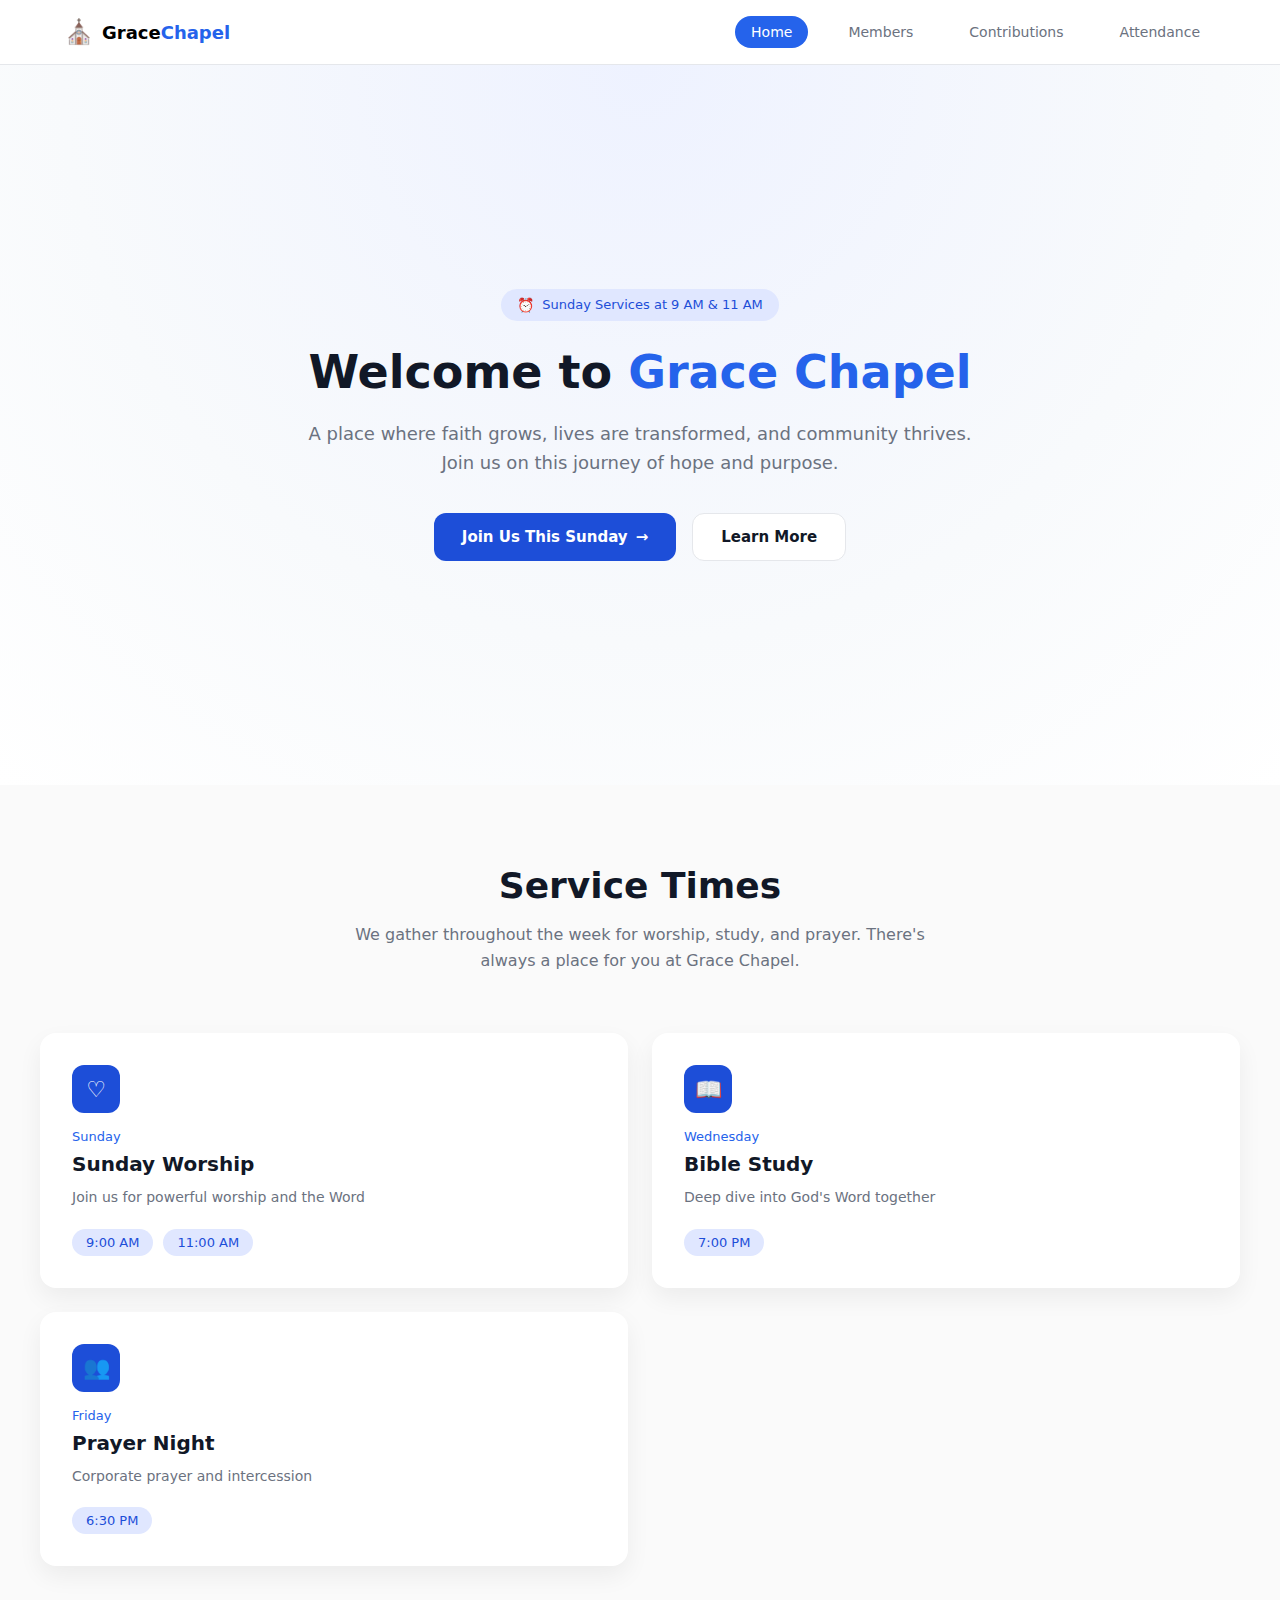
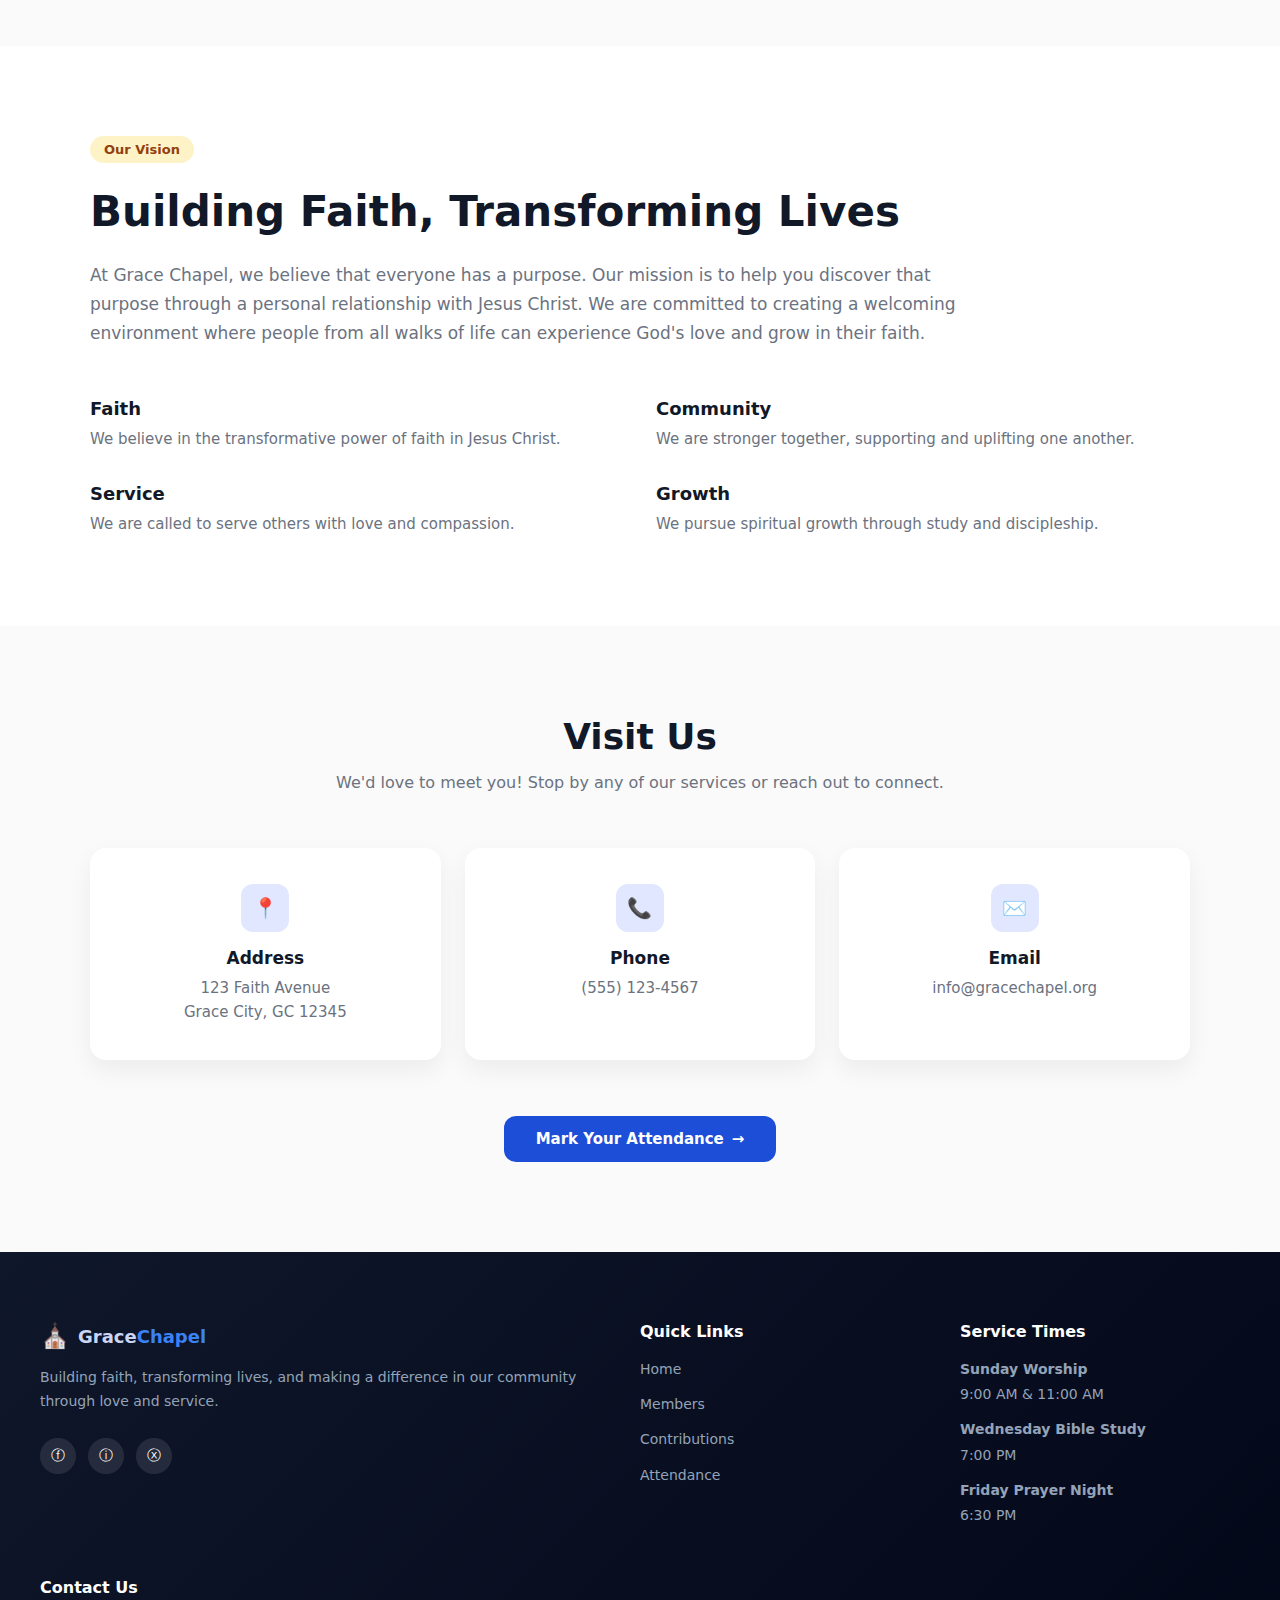
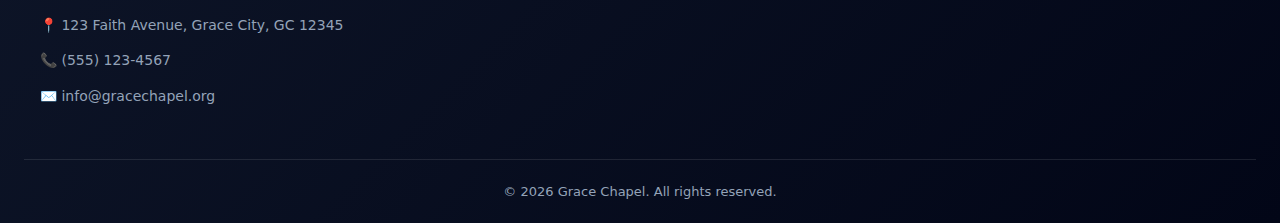
<file: index.html>
<!DOCTYPE html>
<html lang="en">
<head>
    <meta charset="UTF-8">
    <meta name="viewport" content="width=device-width, initial-scale=1.0">
    <link rel="stylesheet" href="./css/style.css">
    <script src="./js/main.js" defer></script>
    <title>home-page</title>
</head>
<body>
    <header class="navbar">
  <div class="navbar__container">

    <div class="navbar__logo">
      <span class="logo__icon">⛪</span>
      <span class="logo__text">Grace<span>Chapel</span></span>
    </div>

    <nav class="navbar__menu" id="navMenu">
      <a href="index.html" class="nav__link active">Home</a>
      <a href="members.html" class="nav__link">Members</a>
      <a href="Contributions.html" class="nav__link">Contributions</a>
      <a href="Attendance.html" class="nav__link">Attendance</a>
    </nav>

    <div class="navbar__toggle" id="menuToggle">
      <span></span>
      <span></span>
      <span></span>
    </div>

  </div>
</header>
<main>
    <section class="hero">
  <div class="hero__container">

    <div class="hero__badge">
      <span class="badge__icon">⏰</span>
      <span>Sunday Services at 9 AM & 11 AM</span>
    </div>

    <h1 class="hero__title">
      Welcome to <span>Grace Chapel</span>
    </h1>

    <p class="hero__text">
      A place where faith grows, lives are transformed, and community thrives.
      Join us on this journey of hope and purpose.
    </p>

    <div class="hero__actions">
      <a href="#visit" class="btn btn--primary">
        Join Us This Sunday <span>→</span>
      </a>
      <a href="members.html" class="btn btn--secondary">
        Learn More
      </a>
    </div>

  </div>
</section>

<section class="services">
  <div class="services__container">

    <header class="services__header">
      <h2>Service Times</h2>
      <p>
        We gather throughout the week for worship, study, and prayer.
        There's always a place for you at Grace Chapel.
      </p>
    </header>

    <div class="services__grid">

      <!-- Card 1 -->
      <article class="service__card">
        <div class="service__icon">♡</div>
        <span class="service__day">Sunday</span>
        <h3>Sunday Worship</h3>
        <p>Join us for powerful worship and the Word</p>
        <div class="service__times">
          <span>9:00 AM</span>
          <span>11:00 AM</span>
        </div>
      </article>

      <!-- Card 2 -->
      <article class="service__card">
        <div class="service__icon">📖</div>
        <span class="service__day">Wednesday</span>
        <h3>Bible Study</h3>
        <p>Deep dive into God's Word together</p>
        <div class="service__times">
          <span>7:00 PM</span>
        </div>
      </article>

      <!-- Card 3 -->
      <article class="service__card">
        <div class="service__icon">👥</div>
        <span class="service__day">Friday</span>
        <h3>Prayer Night</h3>
        <p>Corporate prayer and intercession</p>
        <div class="service__times">
          <span>6:30 PM</span>
        </div>
      </article>

    </div>
  </div>
</section>

<section class="vision">
  <div class="vision__container">

    <span class="vision__badge">Our Vision</span>

    <h2 class="vision__title">
      Building Faith, Transforming Lives
    </h2>

    <p class="vision__description">
      At Grace Chapel, we believe that everyone has a purpose. Our mission is to
      help you discover that purpose through a personal relationship with Jesus
      Christ. We are committed to creating a welcoming environment where people
      from all walks of life can experience God's love and grow in their faith.
    </p>

    <div class="vision__values">

      <div class="value">
        <h4>Faith</h4>
        <p>
          We believe in the transformative power of faith in Jesus Christ.
        </p>
      </div>

      <div class="value">
        <h4>Community</h4>
        <p>
          We are stronger together, supporting and uplifting one another.
        </p>
      </div>

      <div class="value">
        <h4>Service</h4>
        <p>
          We are called to serve others with love and compassion.
        </p>
      </div>

      <div class="value">
        <h4>Growth</h4>
        <p>
          We pursue spiritual growth through study and discipleship.
        </p>
      </div>

    </div>
  </div>
</section>
<section id="visit" class="visit">
  <div class="visit__container">

    <header class="visit__header">
      <h2>Visit Us</h2>
      <p>
        We'd love to meet you! Stop by any of our services or reach out to connect.
      </p>
    </header>

    <div class="visit__grid">

      <article class="visit__card">
        <div class="visit__icon">📍</div>
        <h4>Address</h4>
        <p>
          123 Faith Avenue<br />
          Grace City, GC 12345
        </p>
      </article>

      <article class="visit__card">
        <div class="visit__icon">📞</div>
        <h4>Phone</h4>
        <p>(555) 123-4567</p>
      </article>

      <article class="visit__card">
        <div class="visit__icon">✉️</div>
        <h4>Email</h4>
        <p>info@gracechapel.org</p>
      </article>

    </div>

    <a href="Attendance.html" class="visit__cta">
      Mark Your Attendance <span>→</span>
    </a>

  </div>
</section>

</main>
<footer class="footer">
  <div class="footer__container">

    <!-- Brand -->
    <div class="footer__brand">
      <div class="footer__logo">
        <span class="logo__icon">⛪</span>
        <span class="logo__text">Grace<span>Chapel</span></span>
      </div>

      <p class="footer__description">
        Building faith, transforming lives, and making a difference in our
        community through love and service.
      </p>

      <div class="footer__socials">
        <a href="#">ⓕ</a>
        <a href="#">ⓘ</a>
        <a href="#">ⓧ</a>
      </div>
    </div>

    <!-- Quick Links -->
    <div class="footer__column">
      <h4>Quick Links</h4>
      <ul>
        <li><a href="index.html">Home</a></li>
        <li><a href="members.html">Members</a></li>
        <li><a href="Contributions.html">Contributions</a></li>
        <li><a href="Attendance.html">Attendance</a></li>
      </ul>
    </div>

    <!-- Service Times -->
    <div class="footer__column">
      <h4>Service Times</h4>
      <ul>
        <li>
          <strong>Sunday Worship</strong><br />
          9:00 AM & 11:00 AM
        </li>
        <li>
          <strong>Wednesday Bible Study</strong><br />
          7:00 PM
        </li>
        <li>
          <strong>Friday Prayer Night</strong><br />
          6:30 PM
        </li>
      </ul>
    </div>

    <!-- Contact -->
    <div class="footer__column">
      <h4>Contact Us</h4>
      <ul>
        <li>📍 123 Faith Avenue, Grace City, GC 12345</li>
        <li>📞 (555) 123-4567</li>
        <li>✉️ info@gracechapel.org</li>
      </ul>
    </div>

  </div>

  <div class="footer__bottom">
    © 2026 Grace Chapel. All rights reserved.
  </div>
</footer>

</body>
</html>
</file>
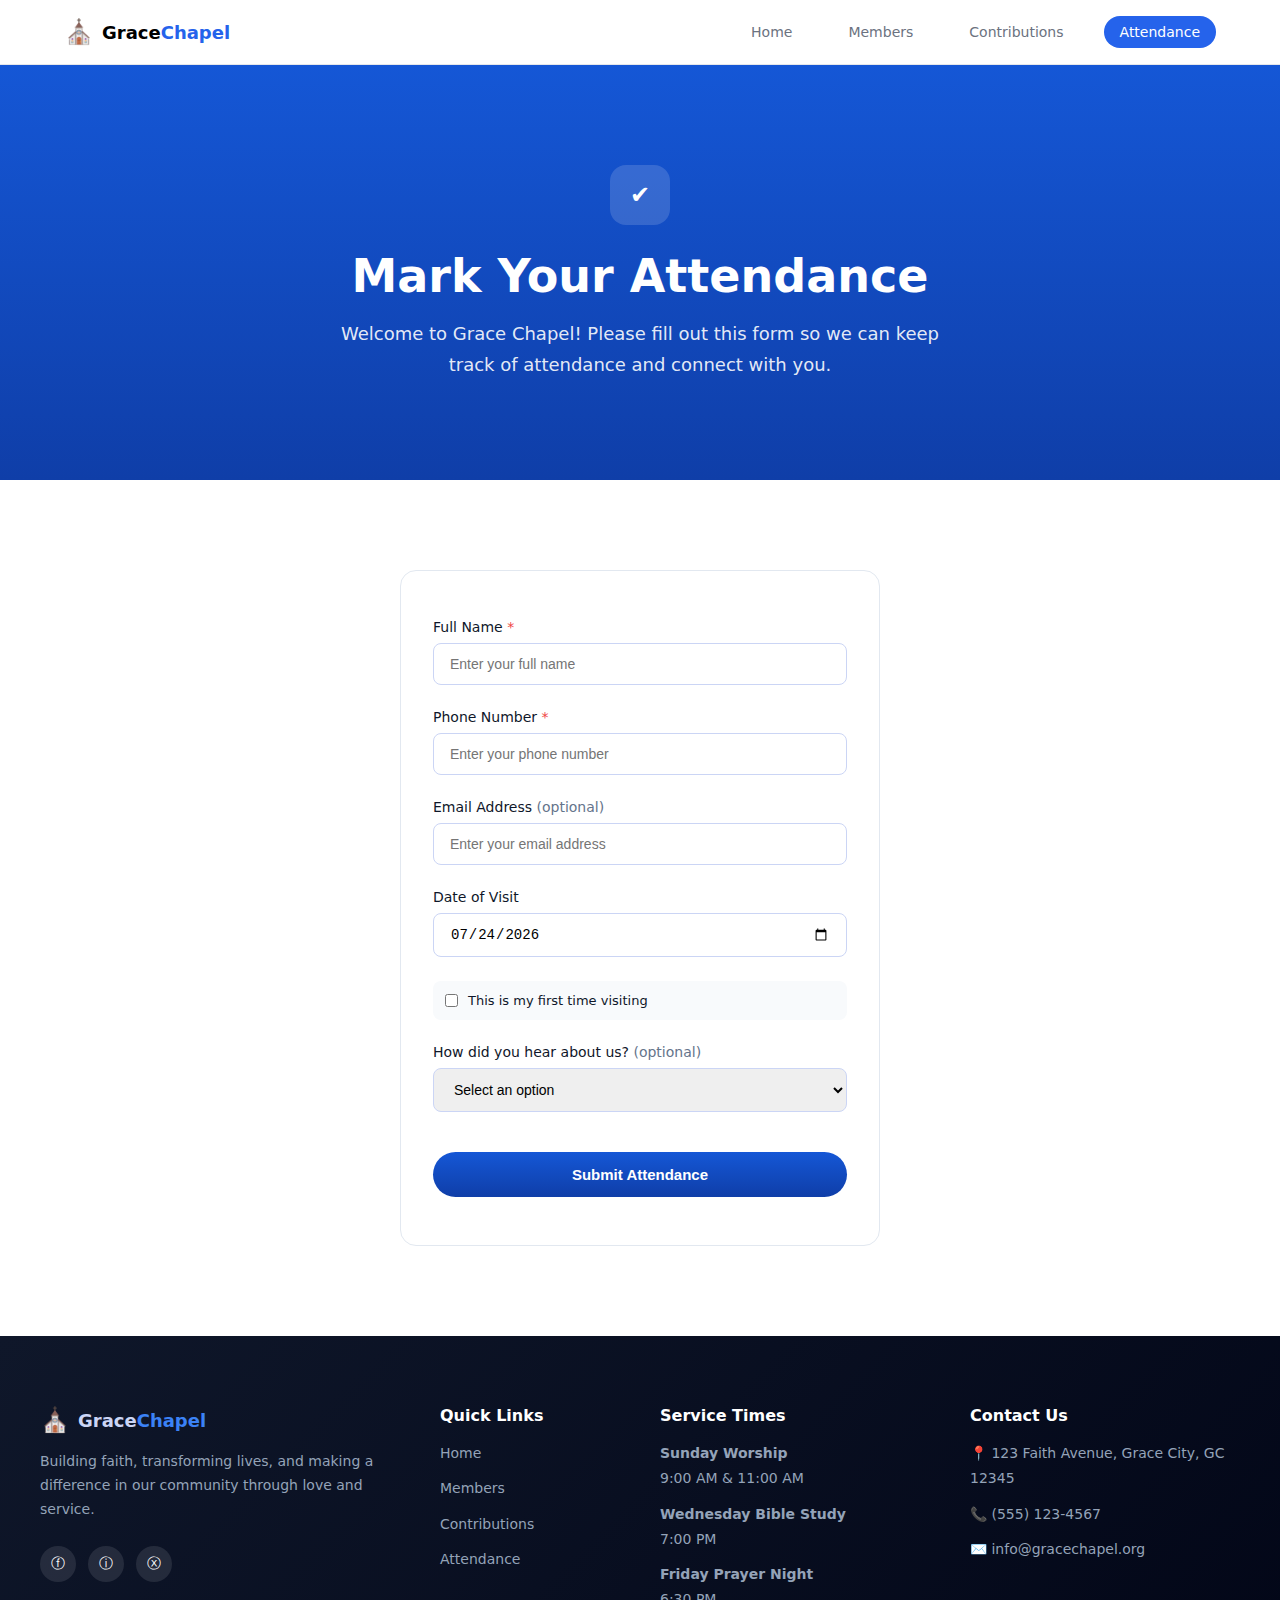
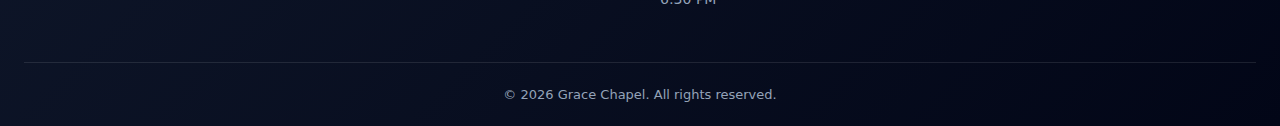
<file: Attendance.html>
<!DOCTYPE html>
<html lang="en">
<head>
    <meta charset="UTF-8">
    <meta name="viewport" content="width=device-width, initial-scale=1.0">
    <link rel="stylesheet" href="./css/attendance.css">
    <script src="./js/attendance.js" defer></script>
    <title>Attendance-page</title>
</head>
<body>
    <header class="navbar">
  <div class="navbar__container">

    <div class="navbar__logo">
      <span class="logo__icon">⛪</span>
      <span class="logo__text">Grace<span>Chapel</span></span>
    </div>

    <nav class="navbar__menu" id="navMenu">
      <a href="index.html" class="nav__link">Home</a>
      <a href="members.html" class="nav__link">Members</a>
      <a href="Contributions.html" class="nav__link">Contributions</a>
      <a href="#"class="nav__link active">Attendance</a>
    </nav>

    <div class="navbar__toggle" id="menuToggle">
      <span></span>
      <span></span>
      <span></span>
    </div>

  </div>
</header>
<main>
      <!-- HERO -->
  <section class="attendance-hero">
    <div class="attendance-hero__content">
      <div class="attendance-hero__icon">
        ✔
      </div>
      <h1 class="attendance-hero__title">Mark Your Attendance</h1>
      <p class="attendance-hero__text">
        Welcome to Grace Chapel! Please fill out this form so we can keep track
        of attendance and connect with you.
      </p>
    </div>
  </section>

  <form
  class="attendance-form"
  action="https://api.web3forms.com/submit"
  method="POST"
  id="attendanceForm"
>
  <!-- REQUIRED -->
  <input type="hidden" name="access_key" value="YOUR_WEB3FORMS_KEY" />
  <input type="hidden" name="subject" value="New Church Attendance" />
  <input type="hidden" name="from_name" value="Grace Chapel Attendance" />

  <!-- Full Name -->
  <div class="form-group">
    <label>Full Name <span>*</span></label>
    <input type="text" name="full_name" id="fullName" placeholder="Enter your full name" />
    <small class="error"></small>
  </div>

  <!-- Phone -->
  <div class="form-group">
    <label>Phone Number <span>*</span></label>
    <input type="tel" name="phone" id="phone" placeholder="Enter your phone number" />
    <small class="error"></small>
  </div>

  <!-- Email -->
  <div class="form-group">
    <label>Email Address <span class="optional">(optional)</span></label>
    <input type="email" name="email" id="email" placeholder="Enter your email address" />
    <small class="error"></small>
  </div>

  <!-- Date -->
  <div class="form-group">
    <label>Date of Visit</label>
    <input type="date" name="visit_date" id="visitDate" />
  </div>

  <!-- First Time -->
  <div class="form-check">
    <input type="checkbox" name="first_time" id="firstTime" value="Yes" />
    <label for="firstTime">This is my first time visiting</label>
  </div>

  <!-- Referral -->
  <div class="form-group">
    <label>How did you hear about us? <span class="optional">(optional)</span></label>
    <select name="referral">
      <option value="">Select an option</option>
      <option>Friend</option>
      <option>Social Media</option>
      <option>Church Member</option>
      <option>Flyer</option>
    </select>
  </div>

  <!-- Button -->
  <button type="submit" class="attendance-btn">
    Submit Attendance
  </button>

  <!-- Success -->
  <p class="form-success" id="successMsg">
    ✅ Attendance submitted successfully!
  </p>
</form>


</main>
<footer class="footer">
  <div class="footer__container">

    <!-- Brand -->
    <div class="footer__brand">
      <div class="footer__logo">
        <span class="logo__icon">⛪</span>
        <span class="logo__text">Grace<span>Chapel</span></span>
      </div>

      <p class="footer__description">
        Building faith, transforming lives, and making a difference in our
        community through love and service.
      </p>

      <div class="footer__socials">
        <a href="#">ⓕ</a>
        <a href="#">ⓘ</a>
        <a href="#">ⓧ</a>
      </div>
    </div>

    <!-- Quick Links -->
    <div class="footer__column">
      <h4>Quick Links</h4>
      <ul>
        <li><a href="index.html">Home</a></li>
        <li><a href="members.html">Members</a></li>
        <li><a href="Contributions.html">Contributions</a></li>
        <li><a href="Attendance.html">Attendance</a></li>
      </ul>
    </div>

    <!-- Service Times -->
    <div class="footer__column">
      <h4>Service Times</h4>
      <ul>
        <li>
          <strong>Sunday Worship</strong><br />
          9:00 AM & 11:00 AM
        </li>
        <li>
          <strong>Wednesday Bible Study</strong><br />
          7:00 PM
        </li>
        <li>
          <strong>Friday Prayer Night</strong><br />
          6:30 PM
        </li>
      </ul>
    </div>

    <!-- Contact -->
    <div class="footer__column">
      <h4>Contact Us</h4>
      <ul>
        <li>📍 123 Faith Avenue, Grace City, GC 12345</li>
        <li>📞 (555) 123-4567</li>
        <li>✉️ info@gracechapel.org</li>
      </ul>
    </div>

  </div>

  <div class="footer__bottom">
    © 2026 Grace Chapel. All rights reserved.
  </div>
</footer>
</body>
</html>
</file>
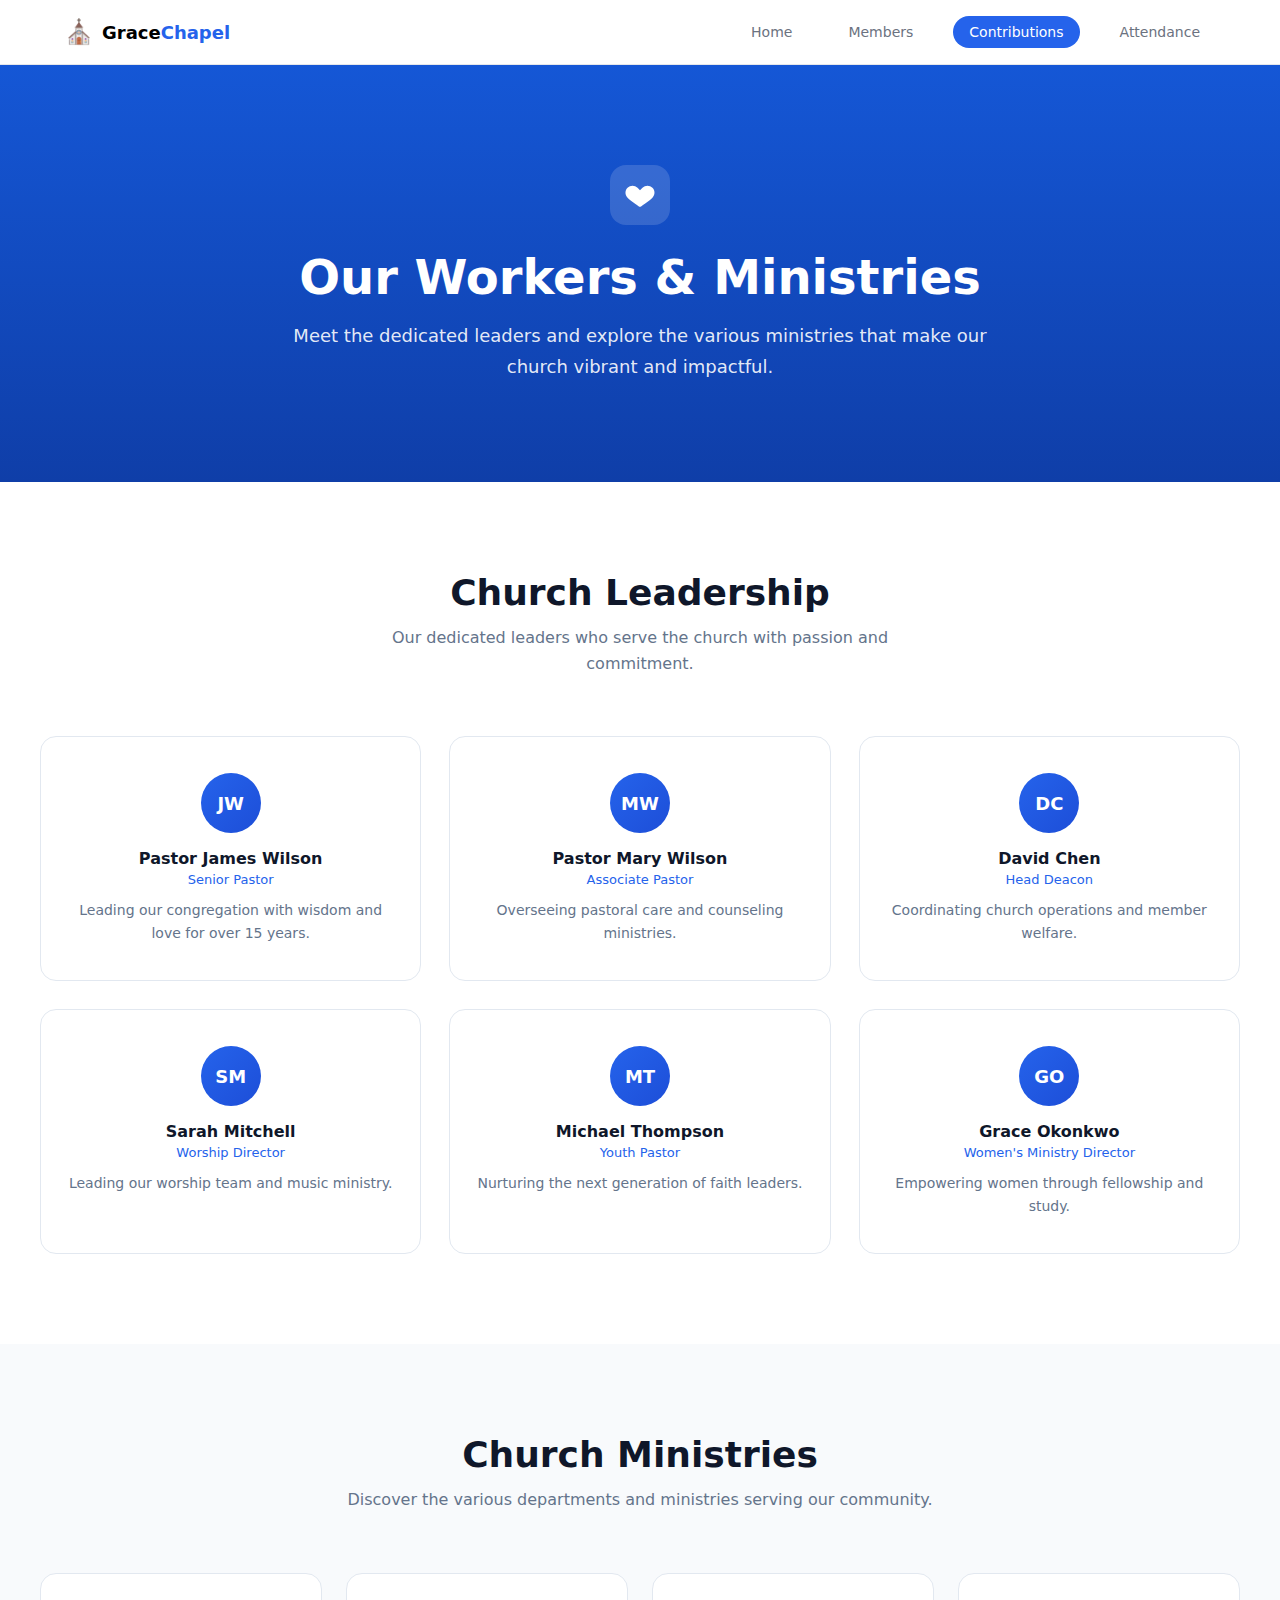
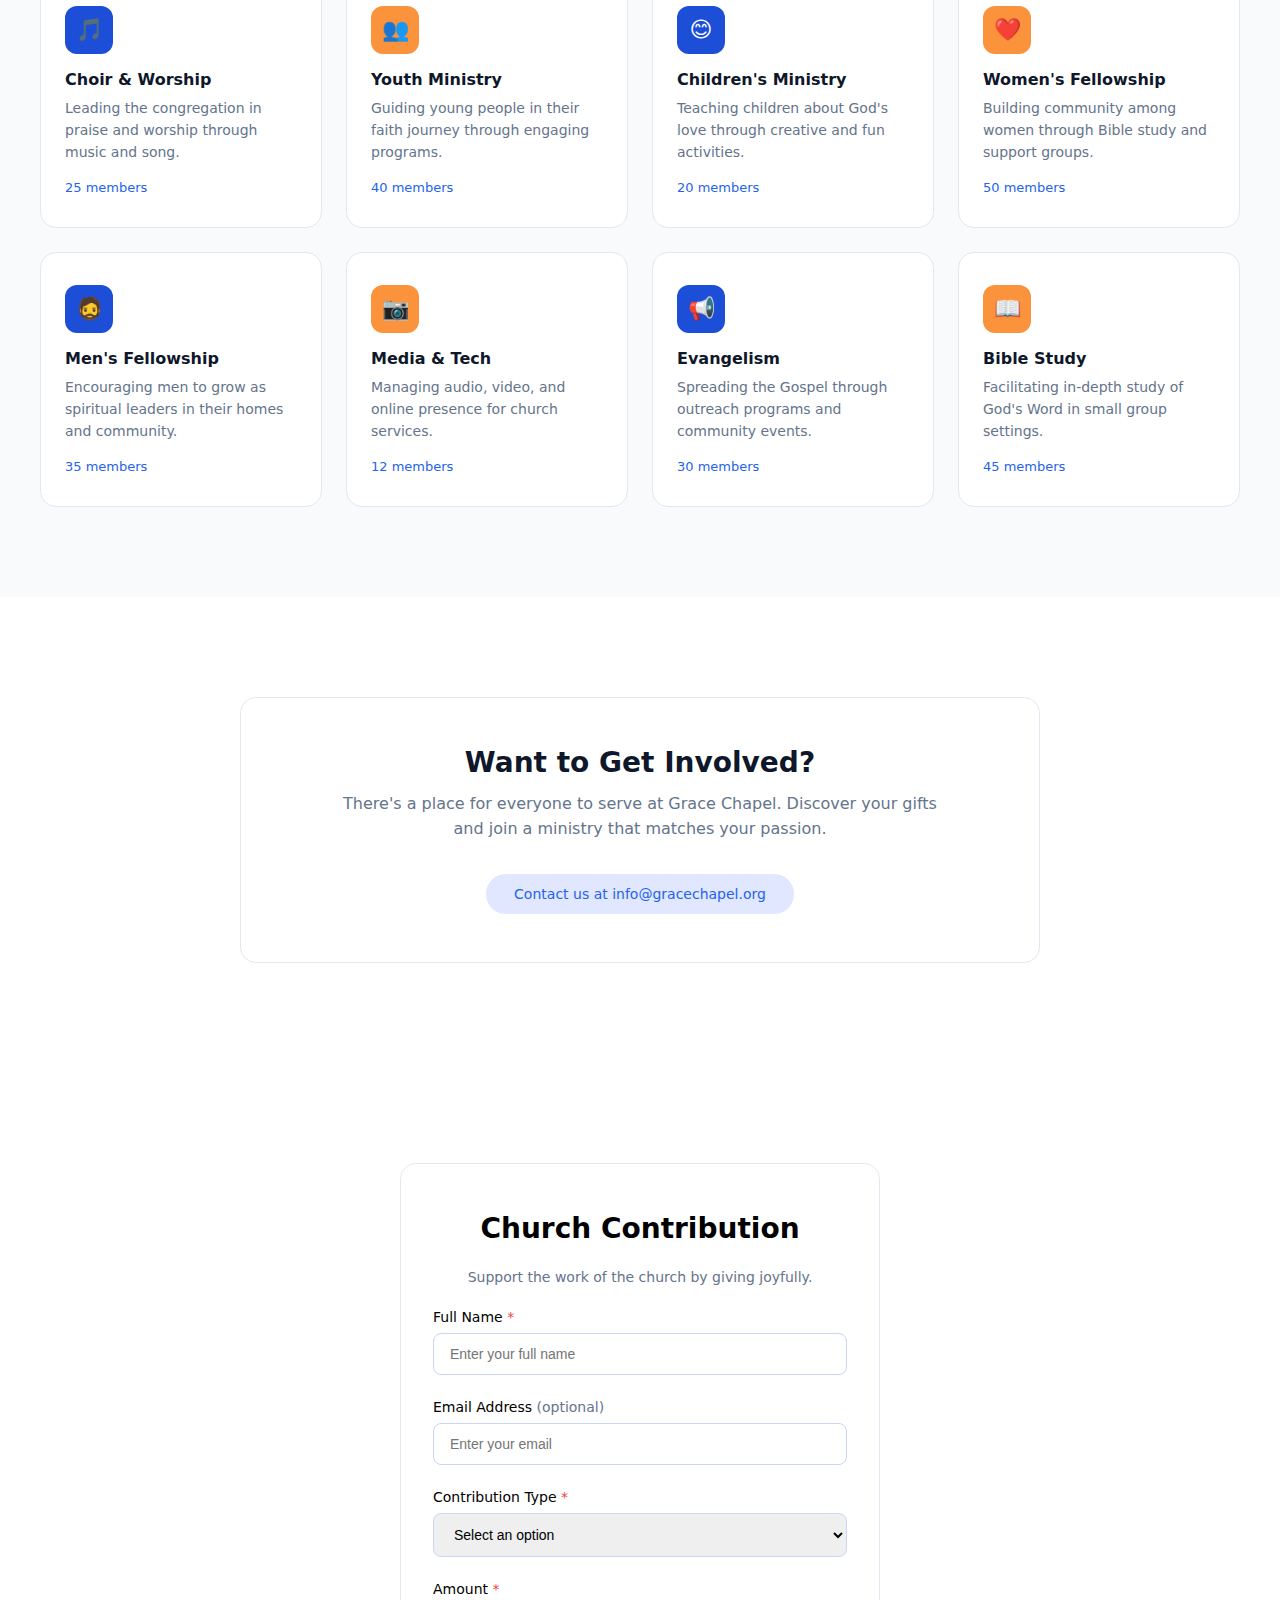
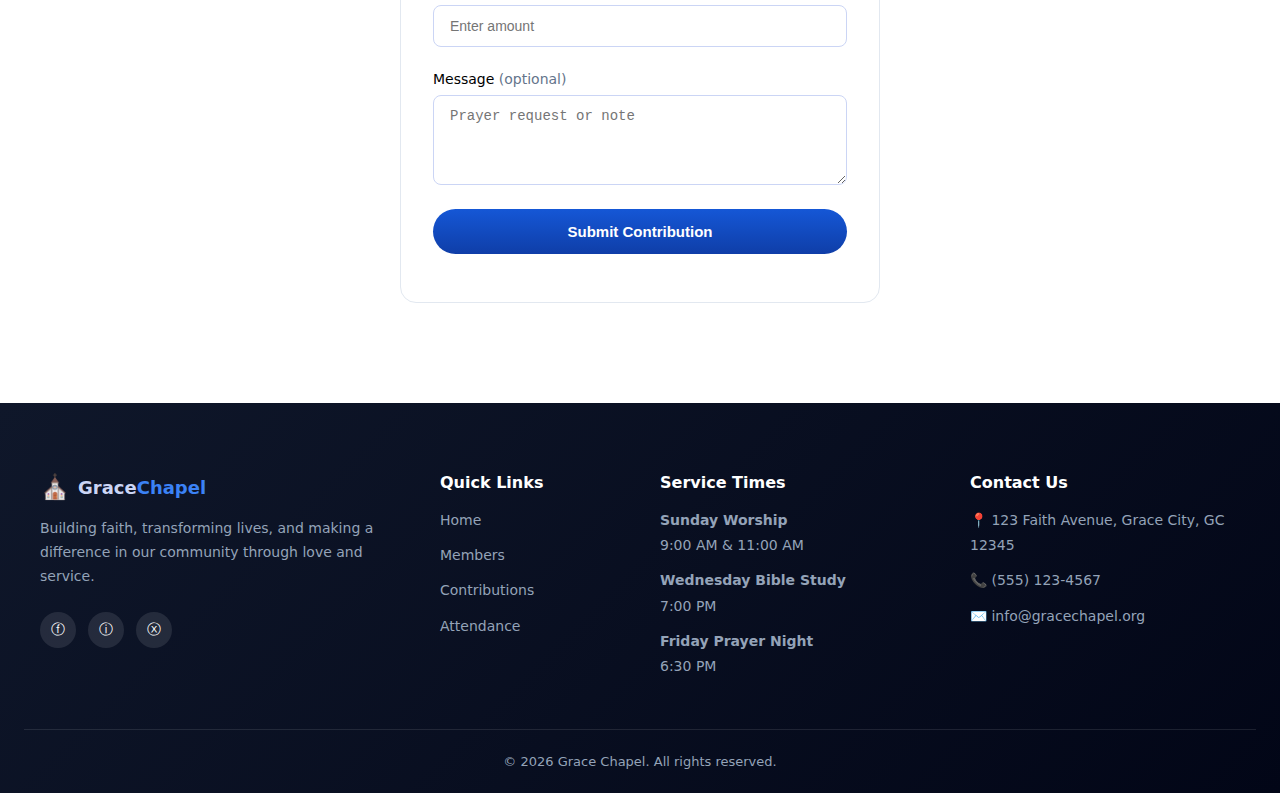
<file: Contributions.html>
<!DOCTYPE html>
<html lang="en">
<head>
    <meta charset="UTF-8">
    <meta name="viewport" content="width=device-width, initial-scale=1.0">
    <link rel="stylesheet" href="./css/contributions.css">
    <script src="./js/main.js" defer></script>
    <title>home-page</title>
</head>
<body>
    <header class="navbar">
  <div class="navbar__container">

    <div class="navbar__logo">
      <span class="logo__icon">⛪</span>
      <span class="logo__text">Grace<span>Chapel</span></span>
    </div>

    <nav class="navbar__menu" id="navMenu">
      <a href="index.html" class="nav__link">Home</a>
      <a href="members.html" class="nav__link">Members</a>
      <a href="Contributions.html" class="nav__link active">Contributions</a>
      <a href="Attendance.html" class="nav__link">Attendance</a>
    </nav>

    <div class="navbar__toggle" id="menuToggle">
      <span></span>
      <span></span>
      <span></span>
    </div>

  </div>
</header>
<main>
    
    <section class="workers-hero">
  <div class="workers-hero__content">
    <div class="workers-hero__icon">
      <!-- Heart Icon -->
      <svg viewBox="0 0 24 24" aria-hidden="true">
        <path d="M12 21s-6.7-4.35-9.33-7.03C.6 11.9.6 8.6 2.67 6.53c2.07-2.07 5.4-2.07 7.47 0L12 8.39l1.86-1.86c2.07-2.07 5.4-2.07 7.47 0 2.07 2.07 2.07 5.37 0 7.44C18.7 16.65 12 21 12 21z"/>
      </svg>
    </div>

    <h1 class="workers-hero__title">Our Workers & Ministries</h1>
    <p class="workers-hero__text">
      Meet the dedicated leaders and explore the various ministries that make our church
      vibrant and impactful.
    </p>
  </div>
</section>

<section class="leadership">
  <div class="leadership__container">
    <header class="leadership__header">
      <h2>Church Leadership</h2>
      <p>
        Our dedicated leaders who serve the church with passion and commitment.
      </p>
    </header>

    <div class="leadership__grid">
      <!-- Card 1 -->
      <div class="leader-card">
        <div class="leader-avatar">JW</div>
        <h4>Pastor James Wilson</h4>
        <span class="leader-role">Senior Pastor</span>
        <p>Leading our congregation with wisdom and love for over 15 years.</p>
      </div>

      <!-- Card 2 -->
      <div class="leader-card">
        <div class="leader-avatar">MW</div>
        <h4>Pastor Mary Wilson</h4>
        <span class="leader-role">Associate Pastor</span>
        <p>Overseeing pastoral care and counseling ministries.</p>
      </div>

      <!-- Card 3 -->
      <div class="leader-card">
        <div class="leader-avatar">DC</div>
        <h4>David Chen</h4>
        <span class="leader-role">Head Deacon</span>
        <p>Coordinating church operations and member welfare.</p>
      </div>

      <!-- Card 4 -->
      <div class="leader-card">
        <div class="leader-avatar">SM</div>
        <h4>Sarah Mitchell</h4>
        <span class="leader-role">Worship Director</span>
        <p>Leading our worship team and music ministry.</p>
      </div>

      <!-- Card 5 -->
      <div class="leader-card">
        <div class="leader-avatar">MT</div>
        <h4>Michael Thompson</h4>
        <span class="leader-role">Youth Pastor</span>
        <p>Nurturing the next generation of faith leaders.</p>
      </div>

      <!-- Card 6 -->
      <div class="leader-card">
        <div class="leader-avatar">GO</div>
        <h4>Grace Okonkwo</h4>
        <span class="leader-role">Women's Ministry Director</span>
        <p>Empowering women through fellowship and study.</p>
      </div>
    </div>
  </div>
</section>

<section class="ministries">
  <div class="ministries__container">
    <header class="ministries__header">
      <h2>Church Ministries</h2>
      <p>
        Discover the various departments and ministries serving our community.
      </p>
    </header>

    <div class="ministries__grid">
      <!-- Card 1 -->
      <div class="ministry-card">
        <div class="ministry-icon blue">🎵</div>
        <h4>Choir & Worship</h4>
        <p>Leading the congregation in praise and worship through music and song.</p>
        <span class="ministry-meta">25 members</span>
      </div>

      <!-- Card 2 -->
      <div class="ministry-card">
        <div class="ministry-icon orange">👥</div>
        <h4>Youth Ministry</h4>
        <p>Guiding young people in their faith journey through engaging programs.</p>
        <span class="ministry-meta">40 members</span>
      </div>

      <!-- Card 3 -->
      <div class="ministry-card">
        <div class="ministry-icon blue">😊</div>
        <h4>Children's Ministry</h4>
        <p>Teaching children about God's love through creative and fun activities.</p>
        <span class="ministry-meta">20 members</span>
      </div>

      <!-- Card 4 -->
      <div class="ministry-card">
        <div class="ministry-icon orange">❤️</div>
        <h4>Women's Fellowship</h4>
        <p>Building community among women through Bible study and support groups.</p>
        <span class="ministry-meta">50 members</span>
      </div>

      <!-- Card 5 -->
      <div class="ministry-card">
        <div class="ministry-icon blue">🧔</div>
        <h4>Men's Fellowship</h4>
        <p>Encouraging men to grow as spiritual leaders in their homes and community.</p>
        <span class="ministry-meta">35 members</span>
      </div>

      <!-- Card 6 -->
      <div class="ministry-card">
        <div class="ministry-icon orange">📷</div>
        <h4>Media & Tech</h4>
        <p>Managing audio, video, and online presence for church services.</p>
        <span class="ministry-meta">12 members</span>
      </div>

      <!-- Card 7 -->
      <div class="ministry-card">
        <div class="ministry-icon blue">📢</div>
        <h4>Evangelism</h4>
        <p>Spreading the Gospel through outreach programs and community events.</p>
        <span class="ministry-meta">30 members</span>
      </div>

      <!-- Card 8 -->
      <div class="ministry-card">
        <div class="ministry-icon orange">📖</div>
        <h4>Bible Study</h4>
        <p>Facilitating in-depth study of God's Word in small group settings.</p>
        <span class="ministry-meta">45 members</span>
      </div>
    </div>
  </div>
</section>

<section class="get-involved">
  <div class="get-involved__card">
    <h2>Want to Get Involved?</h2>
    <p>
      There's a place for everyone to serve at Grace Chapel.
      Discover your gifts and join a ministry that matches your passion.
    </p>

    <a href="mailto:info@gracechapel.org" class="get-involved__btn">
      Contact us at info@gracechapel.org
    </a>
  </div>
</section>
  <section class="contribution">
    <form 
      class="contribution-form"
      id="contributionForm"
      method="POST"
      action="https://api.web3forms.com/submit"
    >
      <!-- Web3Forms Required -->
      <input type="hidden" name="access_key" value="YOUR_ACCESS_KEY_HERE" />
      <input type="hidden" name="subject" value="New Church Contribution" />
      <input type="hidden" name="from_name" value="Grace Chapel Website" />

      <h2 class="form-title">Church Contribution</h2>
      <p class="form-text">
        Support the work of the church by giving joyfully.
      </p>

      <!-- Full Name -->
      <div class="form-group">
        <label>Full Name <span>*</span></label>
        <input type="text" name="name" id="name" placeholder="Enter your full name" />
        <small class="error">Name is required</small>
      </div>

      <!-- Email -->
      <div class="form-group">
        <label>Email Address <span class="optional">(optional)</span></label>
        <input type="email" name="email" placeholder="Enter your email" />
      </div>

      <!-- Contribution Type -->
      <div class="form-group">
        <label>Contribution Type <span>*</span></label>
        <select name="contribution_type" id="type">
          <option value="">Select an option</option>
          <option value="Tithe">Tithe</option>
          <option value="Offering">Offering</option>
          <option value="Seed">Seed</option>
          <option value="Partnership">Partnership</option>
          <option value="Donation">Donation</option>
        </select>
        <small class="error">Please select a contribution type</small>
      </div>

      <!-- Amount -->
      <div class="form-group">
        <label>Amount <span>*</span></label>
        <input type="number" name="amount" id="amount" placeholder="Enter amount" />
        <small class="error">Amount is required</small>
      </div>

      <!-- Message -->
      <div class="form-group">
        <label>Message <span class="optional">(optional)</span></label>
        <textarea name="message" rows="4" placeholder="Prayer request or note"></textarea>
      </div>

      <!-- Submit -->
      <button type="submit" class="btn">Submit Contribution</button>

      <p class="success">Thank you! Your contribution has been submitted.</p>
    </form>
  </section>

</main>
<footer class="footer">
  <div class="footer__container">

    <!-- Brand -->
    <div class="footer__brand">
      <div class="footer__logo">
        <span class="logo__icon">⛪</span>
        <span class="logo__text">Grace<span>Chapel</span></span>
      </div>

      <p class="footer__description">
        Building faith, transforming lives, and making a difference in our
        community through love and service.
      </p>

      <div class="footer__socials">
        <a href="#">ⓕ</a>
        <a href="#">ⓘ</a>
        <a href="#">ⓧ</a>
      </div>
    </div>

    <!-- Quick Links -->
    <div class="footer__column">
      <h4>Quick Links</h4>
      <ul>
        <li><a href="index.html">Home</a></li>
        <li><a href="members.html">Members</a></li>
        <li><a href="Contributions.html">Contributions</a></li>
        <li><a href="Attendance.html">Attendance</a></li>
      </ul>
    </div>

    <!-- Service Times -->
    <div class="footer__column">
      <h4>Service Times</h4>
      <ul>
        <li>
          <strong>Sunday Worship</strong><br />
          9:00 AM & 11:00 AM
        </li>
        <li>
          <strong>Wednesday Bible Study</strong><br />
          7:00 PM
        </li>
        <li>
          <strong>Friday Prayer Night</strong><br />
          6:30 PM
        </li>
      </ul>
    </div>

    <!-- Contact -->
    <div class="footer__column">
      <h4>Contact Us</h4>
      <ul>
        <li>📍 123 Faith Avenue, Grace City, GC 12345</li>
        <li>📞 (555) 123-4567</li>
        <li>✉️ info@gracechapel.org</li>
      </ul>
    </div>

  </div>

  <div class="footer__bottom">
    © 2026 Grace Chapel. All rights reserved.
  </div>
</footer>

</body>
</html>
</file>
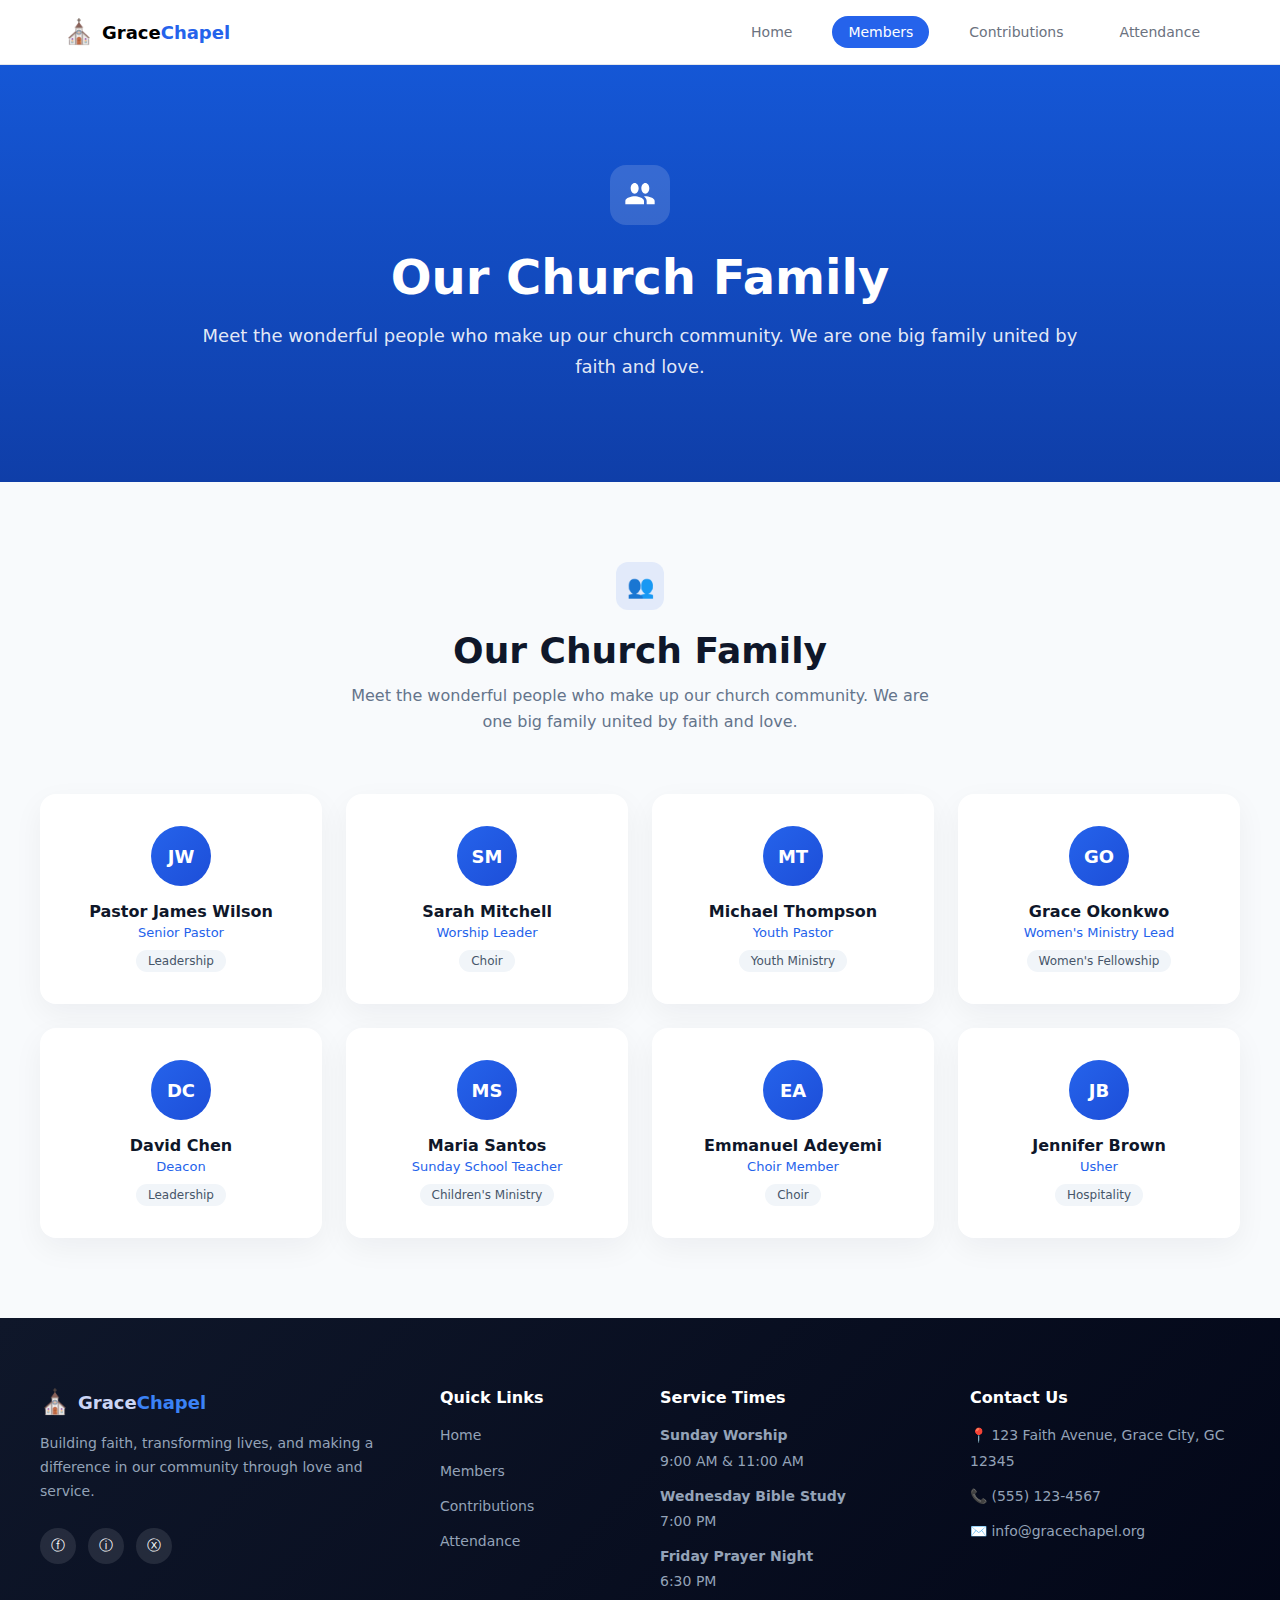
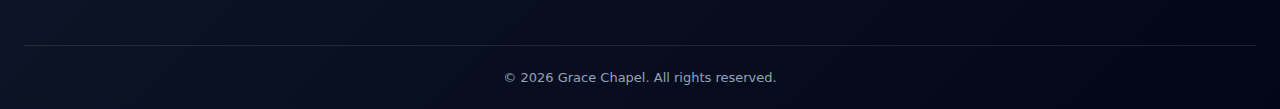
<file: members.html>
<!DOCTYPE html>
<html lang="en">
<head>
    <meta charset="UTF-8">
    <meta name="viewport" content="width=device-width, initial-scale=1.0">
    <link rel="stylesheet" href="./css/members.css">
    <script src="./js/members.js" defer></script>
    <title>home-page</title>
</head>
<body>
    <header class="navbar">
  <div class="navbar__container">

    <div class="navbar__logo">
      <span class="logo__icon">⛪</span>
      <span class="logo__text">Grace<span>Chapel</span></span>
    </div>

    <nav class="navbar__menu" id="navMenu">
      <a href="index.html" class="nav__link">Home</a>
      <a href="members.html" class="nav__link active">Members</a>
      <a href="Contributions.html" class="nav__link">Contributions</a>
      <a href="Attendance.html" class="nav__link">Attendance</a>
    </nav>

    <div class="navbar__toggle" id="menuToggle">
      <span></span>
      <span></span>
      <span></span>
    </div>

  </div>
</header>
<main>
    <section class="members-hero">
  <div class="members-hero__content">
    <div class="members-hero__icon">
      <svg viewBox="0 0 24 24" aria-hidden="true">
        <path
          d="M16 11c1.66 0 3-1.79 3-4s-1.34-4-3-4-3 1.79-3 4 1.34 4 3 4ZM8 11c1.66 0 3-1.79 3-4S9.66 3 8 3 5 4.79 5 7s1.34 4 3 4Zm0 2c-2.33 0-7 1.17-7 3.5V19h14v-2.5C15 14.17 10.33 13 8 13Zm8 0c-.29 0-.62.02-.97.05 1.16.84 1.97 1.97 1.97 3.45V19h6v-2.5c0-2.33-4.67-3.5-7-3.5Z"
        />
      </svg>
    </div>

    <h1 class="members-hero__title">Our Church Family</h1>

    <p class="members-hero__text">
      Meet the wonderful people who make up our church community.
      We are one big family united by faith and love.
    </p>
  </div>
</section>

<section class="members">
  <div class="members__header">
    <div class="members__icon">👥</div>
    <h2>Our Church Family</h2>
    <p>
      Meet the wonderful people who make up our church community.
      We are one big family united by faith and love.
    </p>
  </div>

  <div class="members__grid">

    <div class="member-card">
      <div class="avatar">JW</div>
      <h4>Pastor James Wilson</h4>
      <span class="role">Senior Pastor</span>
      <span class="tag">Leadership</span>
    </div>

    <div class="member-card">
      <div class="avatar">SM</div>
      <h4>Sarah Mitchell</h4>
      <span class="role">Worship Leader</span>
      <span class="tag">Choir</span>
    </div>

    <div class="member-card">
      <div class="avatar">MT</div>
      <h4>Michael Thompson</h4>
      <span class="role">Youth Pastor</span>
      <span class="tag">Youth Ministry</span>
    </div>

    <div class="member-card">
      <div class="avatar">GO</div>
      <h4>Grace Okonkwo</h4>
      <span class="role">Women's Ministry Lead</span>
      <span class="tag">Women's Fellowship</span>
    </div>

    <div class="member-card">
      <div class="avatar">DC</div>
      <h4>David Chen</h4>
      <span class="role">Deacon</span>
      <span class="tag">Leadership</span>
    </div>

    <div class="member-card">
      <div class="avatar">MS</div>
      <h4>Maria Santos</h4>
      <span class="role">Sunday School Teacher</span>
      <span class="tag">Children's Ministry</span>
    </div>

    <div class="member-card">
      <div class="avatar">EA</div>
      <h4>Emmanuel Adeyemi</h4>
      <span class="role">Choir Member</span>
      <span class="tag">Choir</span>
    </div>

    <div class="member-card">
      <div class="avatar">JB</div>
      <h4>Jennifer Brown</h4>
      <span class="role">Usher</span>
      <span class="tag">Hospitality</span>
    </div>

  </div>
</section>

</main>
<footer class="footer">
  <div class="footer__container">

    <!-- Brand -->
    <div class="footer__brand">
      <div class="footer__logo">
        <span class="logo__icon">⛪</span>
        <span class="logo__text">Grace<span>Chapel</span></span>
      </div>

      <p class="footer__description">
        Building faith, transforming lives, and making a difference in our
        community through love and service.
      </p>

      <div class="footer__socials">
        <a href="#">ⓕ</a>
        <a href="#">ⓘ</a>
        <a href="#">ⓧ</a>
      </div>
    </div>

    <!-- Quick Links -->
    <div class="footer__column">
      <h4>Quick Links</h4>
      <ul>
        <li><a href="index.html">Home</a></li>
        <li><a href="members.html">Members</a></li>
        <li><a href="Contributions.html">Contributions</a></li>
        <li><a href="Attendance.html">Attendance</a></li>
      </ul>
    </div>

    <!-- Service Times -->
    <div class="footer__column">
      <h4>Service Times</h4>
      <ul>
        <li>
          <strong>Sunday Worship</strong><br />
          9:00 AM & 11:00 AM
        </li>
        <li>
          <strong>Wednesday Bible Study</strong><br />
          7:00 PM
        </li>
        <li>
          <strong>Friday Prayer Night</strong><br />
          6:30 PM
        </li>
      </ul>
    </div>

    <!-- Contact -->
    <div class="footer__column">
      <h4>Contact Us</h4>
      <ul>
        <li>📍 123 Faith Avenue, Grace City, GC 12345</li>
        <li>📞 (555) 123-4567</li>
        <li>✉️ info@gracechapel.org</li>
      </ul>
    </div>

  </div>

  <div class="footer__bottom">
    © 2026 Grace Chapel. All rights reserved.
  </div>
</footer>
</body>
</html>
</file>
<file: css/style.css>
/* =======================
   BASE RESET
======================= */
* {
  margin: 0;
  padding: 0;
  box-sizing: border-box;
}

html {
  font-size: 62.5%;
}

body {
  font-family: system-ui, sans-serif;
  background-color: #ffffff;
}

/* =======================
   NAVBAR
======================= */
.navbar {
  width: 100%;
  background-color: #ffffff;
  border-bottom: 0.1rem solid #e5e7eb;
}

.navbar__container {
  max-width: 120rem;
  margin: 0 auto;
  padding: 1.6rem 2.4rem;
  display: flex;
  align-items: center;
  justify-content: space-between;
}

/* =======================
   LOGO
======================= */
.navbar__logo {
  display: flex;
  align-items: center;
  gap: 0.8rem;
  font-size: 1.8rem;
  font-weight: 600;
}

.logo__icon {
  font-size: 2.4rem;
  color: #2563eb;
}

.logo__text span {
  color: #2563eb;
}

/* =======================
   MENU
======================= */
.navbar__menu {
  display: flex;
  align-items: center;
  gap: 2.4rem;
}

.nav__link {
  text-decoration: none;
  font-size: 1.4rem;
  color: #6b7280;
  padding: 0.8rem 1.6rem;
  border-radius: 2rem;
  transition: background-color 0.3s, color 0.3s;
}

.nav__link:hover {
  color: #2563eb;
}

.nav__link.active {
  background-color: #2563eb;
  color: #ffffff;
}

/* =======================
   HAMBURGER
======================= */
.navbar__toggle {
  display: none;
  flex-direction: column;
  gap: 0.5rem;
  cursor: pointer;
}

.navbar__toggle span {
  width: 2.4rem;
  height: 0.3rem;
  background-color: #111827;
  border-radius: 0.3rem;
}

/* =======================
   HERO SECTION
======================= */
.hero {
  min-height: 80vh;
  display: flex;
  align-items: center;
  justify-content: center;
  background: radial-gradient(
    circle at top,
    #eef2ff 0%,
    #f8fafc 60%,
    #ffffff 100%
  );
  padding: 6rem 2.4rem;
}

.hero__container {
  max-width: 90rem;
  text-align: center;
}

/* =======================
   BADGE
======================= */
.hero__badge {
  display: inline-flex;
  align-items: center;
  gap: 0.8rem;
  padding: 0.8rem 1.6rem;
  background-color: #e0e7ff;
  color: #1d4ed8;
  font-size: 1.3rem;
  border-radius: 2rem;
  margin-bottom: 2.4rem;
}

.badge__icon {
  font-size: 1.4rem;
}

/* =======================
   TITLE
======================= */
.hero__title {
  font-size: 5.2rem;
  font-weight: 800;
  line-height: 1.2;
  color: #111827;
  margin-bottom: 2rem;
}

.hero__title span {
  color: #2563eb;
}

/* =======================
   TEXT
======================= */
.hero__text {
  font-size: 1.8rem;
  line-height: 1.6;
  color: #6b7280;
  max-width: 70rem;
  margin: 0 auto 3.6rem;
}

/* =======================
   ACTION BUTTONS
======================= */
.hero__actions {
  display: flex;
  justify-content: center;
  gap: 1.6rem;
  flex-wrap: wrap;
}

.btn {
  display: inline-flex;
  align-items: center;
  gap: 0.8rem;
  padding: 1.4rem 2.8rem;
  font-size: 1.5rem;
  border-radius: 1.2rem;
  text-decoration: none;
  font-weight: 600;
  transition: all 0.3s ease;
}

/* Primary Button */
.btn--primary {
  background-color: #1d4ed8;
  color: #ffffff;
}

.btn--primary:hover {
  background-color: #1e40af;
}

/* Secondary Button */
.btn--secondary {
  background-color: #ffffff;
  color: #111827;
  border: 0.1rem solid #e5e7eb;
}

.btn--secondary:hover {
  background-color: #f9fafb;
}

/* =======================
   SERVICE TIMES
======================= */
.services {
  padding: 8rem 2.4rem;
  background-color: #fafafa;
}

.services__container {
  max-width: 120rem;
  margin: 0 auto;
}

.services__header {
  text-align: center;
  margin-bottom: 6rem;
}

.services__header h2 {
  font-size: 3.6rem;
  font-weight: 800;
  color: #111827;
  margin-bottom: 1.6rem;
}

.services__header p {
  font-size: 1.6rem;
  color: #6b7280;
  max-width: 60rem;
  margin: 0 auto;
  line-height: 1.6;
}

/* =======================
   GRID
======================= */
.services__grid {
  display: grid;
  grid-template-columns: repeat(auto-fit, minmax(28rem, 1fr));
  gap: 2.4rem;
}

/* =======================
   CARD
======================= */
.service__card {
  background-color: #ffffff;
  padding: 3.2rem;
  border-radius: 1.6rem;
  box-shadow: 0 1rem 2.5rem rgba(0, 0, 0, 0.06);
  transition: transform 0.3s ease;
}

.service__card:hover {
  transform: translateY(-0.6rem);
}

/* Icon */
.service__icon {
  width: 4.8rem;
  height: 4.8rem;
  border-radius: 1.2rem;
  background-color: #1d4ed8;
  color: #ffffff;
  display: flex;
  align-items: center;
  justify-content: center;
  font-size: 2.2rem;
  margin-bottom: 1.6rem;
}

/* Day */
.service__day {
  font-size: 1.3rem;
  color: #2563eb;
  display: block;
  margin-bottom: 0.8rem;
}

/* Title */
.service__card h3 {
  font-size: 2rem;
  font-weight: 700;
  color: #111827;
  margin-bottom: 1rem;
}

/* Text */
.service__card p {
  font-size: 1.4rem;
  color: #6b7280;
  line-height: 1.6;
  margin-bottom: 2rem;
}

/* Times */
.service__times {
  display: flex;
  gap: 1rem;
  flex-wrap: wrap;
}

.service__times span {
  background-color: #e0e7ff;
  color: #1d4ed8;
  font-size: 1.3rem;
  padding: 0.6rem 1.4rem;
  border-radius: 2rem;
}

/* =======================
   VISION SECTION
======================= */
.vision {
  padding: 9rem 2.4rem;
  background-color: #ffffff;
}

.vision__container {
  max-width: 110rem;
  margin: 0 auto;
}

/* Badge */
.vision__badge {
  display: inline-block;
  background-color: #fef3c7;
  color: #92400e;
  font-size: 1.3rem;
  font-weight: 600;
  padding: 0.6rem 1.4rem;
  border-radius: 2rem;
  margin-bottom: 2.4rem;
}

/* Title */
.vision__title {
  font-size: 4.2rem;
  font-weight: 800;
  color: #111827;
  line-height: 1.2;
  margin-bottom: 2.4rem;
}

/* Description */
.vision__description {
  font-size: 1.7rem;
  color: #6b7280;
  line-height: 1.7;
  max-width: 90rem;
  margin-bottom: 5rem;
}

/* Values Grid */
.vision__values {
  display: grid;
  grid-template-columns: repeat(2, 1fr);
  gap: 3.2rem;
}

/* Value Item */
.value h4 {
  font-size: 1.8rem;
  font-weight: 700;
  color: #111827;
  margin-bottom: 0.8rem;
}

.value p {
  font-size: 1.5rem;
  color: #6b7280;
  line-height: 1.6;
}

/* =======================
   VISIT US SECTION
======================= */
.visit {
  padding: 9rem 2.4rem;
  background-color: #fafafa;
}

.visit__container {
  max-width: 110rem;
  margin: 0 auto;
  text-align: center;
}

/* Header */
.visit__header {
  margin-bottom: 5.6rem;
}

.visit__header h2 {
  font-size: 3.6rem;
  font-weight: 800;
  color: #111827;
  margin-bottom: 1.6rem;
}

.visit__header p {
  font-size: 1.6rem;
  color: #6b7280;
}

/* Grid */
.visit__grid {
  display: grid;
  grid-template-columns: repeat(auto-fit, minmax(26rem, 1fr));
  gap: 2.4rem;
  margin-bottom: 5.6rem;
}

/* Card */
.visit__card {
  background-color: #ffffff;
  padding: 3.6rem 2.4rem;
  border-radius: 1.6rem;
  box-shadow: 0 1rem 2.5rem rgba(0, 0, 0, 0.06);
}

.visit__icon {
  width: 4.8rem;
  height: 4.8rem;
  margin: 0 auto 1.6rem;
  border-radius: 1.2rem;
  background-color: #e0e7ff;
  color: #1d4ed8;
  display: flex;
  align-items: center;
  justify-content: center;
  font-size: 2rem;
}

.visit__card h4 {
  font-size: 1.7rem;
  font-weight: 700;
  color: #111827;
  margin-bottom: 0.8rem;
}

.visit__card p {
  font-size: 1.5rem;
  color: #6b7280;
  line-height: 1.6;
}

/* CTA Button */
.visit__cta {
  display: inline-flex;
  align-items: center;
  gap: 0.8rem;
  background-color: #1d4ed8;
  color: #ffffff;
  font-size: 1.5rem;
  font-weight: 600;
  padding: 1.4rem 3.2rem;
  border-radius: 1.2rem;
  text-decoration: none;
  transition: background-color 0.3s ease;
}

.visit__cta:hover {
  background-color: #1e40af;
}

/* =======================
   FOOTER
======================= */
.footer {
  background: linear-gradient(135deg, #0f172a, #020617);
  color: #cbd5f5;
  padding: 7rem 2.4rem 0;
}

.footer__container {
  max-width: 120rem;
  margin: 0 auto;
  display: grid;
  grid-template-columns: 2fr 1fr 1.5fr 1.5fr;
  gap: 4rem;
  padding-bottom: 4rem;
}

/* Brand */
.footer__logo {
  display: flex;
  align-items: center;
  gap: 0.8rem;
  font-size: 1.8rem;
  font-weight: 700;
  margin-bottom: 1.6rem;
}

.footer__logo .logo__icon {
  font-size: 2.4rem;
  color: #3b82f6;
}

.footer__logo span span {
  color: #3b82f6;
}

.footer__description {
  font-size: 1.4rem;
  line-height: 1.7;
  color: #94a3b8;
  margin-bottom: 2.4rem;
}

/* Socials */
.footer__socials {
  display: flex;
  gap: 1.2rem;
}

.footer__socials a {
  width: 3.6rem;
  height: 3.6rem;
  background-color: rgba(255, 255, 255, 0.1);
  border-radius: 50%;
  display: flex;
  align-items: center;
  justify-content: center;
  color: #ffffff;
  font-size: 1.4rem;
  text-decoration: none;
  transition: background-color 0.3s ease;
}

.footer__socials a:hover {
  background-color: #3b82f6;
}

/* Columns */
.footer__column h4 {
  font-size: 1.6rem;
  font-weight: 700;
  color: #ffffff;
  margin-bottom: 1.6rem;
}

.footer__column ul {
  list-style: none;
}

.footer__column li {
  font-size: 1.4rem;
  color: #94a3b8;
  line-height: 1.8;
  margin-bottom: 1rem;
}

.footer__column a {
  color: #94a3b8;
  text-decoration: none;
}

.footer__column a:hover {
  color: #ffffff;
}

/* Bottom */
.footer__bottom {
  border-top: 0.1rem solid rgba(255, 255, 255, 0.1);
  text-align: center;
  padding: 2.4rem;
  font-size: 1.3rem;
  color: #94a3b8;
}


/* =======================
   EXTRA SMALL DEVICES
   0px – 479px
======================= */
@media (max-width: 47.9rem) {

  /* NAVBAR */
  .navbar__menu {
    display: none;
    position: absolute;
    top: 7rem;
    left: 0;
    width: 100%;
    background-color: #ffffff;
    flex-direction: column;
    gap: 1.6rem;
    padding: 2.4rem 0;
    border-top: 0.1rem solid #e5e7eb;
  }

  .navbar__menu.show {
    display: flex;
  }

  .navbar__toggle {
    display: flex;
  }

  /* HERO */
  .hero__title {
    font-size: 3.6rem;
  }

  .hero__text {
    font-size: 1.6rem;
  }

  /* SERVICES */
  .services {
    padding: 6rem 1.6rem;
  }

  /* VISION */
  .vision {
    padding: 6rem 1.6rem;
  }

  .vision__values {
    grid-template-columns: 1fr;
  }

  /* VISIT */
  .visit {
    padding: 6rem 1.6rem;
  }

  /* FOOTER */
  .footer__container {
    grid-template-columns: 1fr;
  }
}

/* =======================
   SMALL DEVICES
   480px – 767px
======================= */
@media (min-width: 48rem) and (max-width: 76.7rem) {

  .navbar__toggle {
    display: flex;
  }

  .navbar__menu {
    display: none;
  }

  .hero__title {
    font-size: 4.2rem;
  }

  .vision__values {
    grid-template-columns: 1fr;
  }

  .footer__container {
    grid-template-columns: 1fr 1fr;
  }
}

/* =======================
   MEDIUM DEVICES (TABLETS)
   768px – 1023px
======================= */
@media (min-width: 76.8rem) and (max-width: 102.3rem) {

  .hero__title {
    font-size: 4.6rem;
  }

  .services__grid {
    grid-template-columns: repeat(2, 1fr);
  }

  .vision__values {
    grid-template-columns: repeat(2, 1fr);
  }

  .footer__container {
    grid-template-columns: 2fr 1fr 1fr;
  }
}

/* =======================
   LARGE DEVICES (DESKTOP)
   1024px – 1439px
======================= */
@media (min-width: 102.4rem) and (max-width: 143.9rem) {

  .hero__title {
    font-size: 5.2rem;
  }
}

/* =======================
   EXTRA LARGE DEVICES
   1440px+
======================= */
@media (min-width: 144rem) {

  html {
    font-size: 68%;
  }

  .navbar__container,
  .services__container,
  .vision__container,
  .visit__container,
  .footer__container {
    max-width: 140rem;
  }

  .hero__title {
    font-size: 6rem;
  }
}
</file>
<file: css/attendance.css>
/* =======================
   BASE RESET
======================= */
* {
  margin: 0;
  padding: 0;
  box-sizing: border-box;
}

html {
  font-size: 62.5%;
}

body {
  font-family: system-ui, sans-serif;
  background-color: #ffffff;
}

/* =======================
   NAVBAR
======================= */
.navbar {
  width: 100%;
  background-color: #ffffff;
  border-bottom: 0.1rem solid #e5e7eb;
}

.navbar__container {
  max-width: 120rem;
  margin: 0 auto;
  padding: 1.6rem 2.4rem;
  display: flex;
  align-items: center;
  justify-content: space-between;
}

/* =======================
   LOGO
======================= */
.navbar__logo {
  display: flex;
  align-items: center;
  gap: 0.8rem;
  font-size: 1.8rem;
  font-weight: 600;
}

.logo__icon {
  font-size: 2.4rem;
  color: #2563eb;
}

.logo__text span {
  color: #2563eb;
}

/* =======================
   MENU
======================= */
.navbar__menu {
  display: flex;
  align-items: center;
  gap: 2.4rem;
}

.nav__link {
  text-decoration: none;
  font-size: 1.4rem;
  color: #6b7280;
  padding: 0.8rem 1.6rem;
  border-radius: 2rem;
  transition: background-color 0.3s, color 0.3s;
}

.nav__link:hover {
  color: #2563eb;
}

.nav__link.active {
  background-color: #2563eb;
  color: #ffffff;
}

/* =======================
   HAMBURGER
======================= */
.navbar__toggle {
  display: none;
  flex-direction: column;
  gap: 0.5rem;
  cursor: pointer;
}

.navbar__toggle span {
  width: 2.4rem;
  height: 0.3rem;
  background-color: #111827;
  border-radius: 0.3rem;
}

/* HERO */
.attendance-hero {
  background: linear-gradient(180deg, #1557d6 0%, #0f3ea8 100%);
  padding: 10rem 2.4rem;
  text-align: center;
  color: #ffffff;
}

.attendance-hero__content {
  max-width: 80rem;
  margin: 0 auto;
}

.attendance-hero__icon {
  width: 6rem;
  height: 6rem;
  margin: 0 auto 2.4rem;
  border-radius: 1.6rem;
  background-color: rgba(255,255,255,0.15);
  display: flex;
  align-items: center;
  justify-content: center;
  font-size: 2.4rem;
}

.attendance-hero__title {
  font-size: 4.6rem;
  font-weight: 700;
  margin-bottom: 1.6rem;
}

.attendance-hero__text {
  font-size: 1.8rem;
  line-height: 1.7;
  max-width: 60rem;
  margin: 0 auto;
  color: rgba(255,255,255,0.9);
}


.attendance-form {
  max-width: 48rem;
  margin: 9rem auto;
  padding: 4.8rem 3.2rem;
  background: #ffffff;
  border-radius: 1.6rem;
  border: 0.1rem solid #e2e8f0;
  display: grid;
  gap: 2.4rem;
}

.form-group {
  display: flex;
  flex-direction: column;
  gap: 0.8rem;
}

label {
  font-size: 1.4rem;
  font-weight: 500;
  color: #0f172a;
}

label span {
  color: #ef4444;
}

.optional {
  color: #64748b;
  font-weight: 400;
}

input,
select {
  padding: 1.2rem 1.6rem;
  font-size: 1.4rem;
  border-radius: 0.8rem;
  border: 0.1rem solid #cbd5f5;
}

input:focus,
select:focus {
  outline: none;
  border-color: #2563eb;
}

.form-check {
  display: flex;
  align-items: center;
  gap: 1rem;
  background: #f8fafc;
  padding: 1.2rem;
  border-radius: 0.8rem;
}

.form-check label {
  font-size: 1.3rem;
}

.attendance-btn {
  margin-top: 1.6rem;
  padding: 1.4rem;
  font-size: 1.5rem;
  font-weight: 600;
  border-radius: 999rem;
  border: none;
  background: linear-gradient(180deg, #1557d6, #0f3ea8);
  color: #ffffff;
  cursor: pointer;
}

.attendance-btn:hover {
  opacity: 0.9;
}

.error {
  font-size: 1.2rem;
  color: #ef4444;
  display: none;
}

.form-success {
  display: none;
  font-size: 1.4rem;
  color: #16a34a;
  text-align: center;
}



/* =======================
   FOOTER
======================= */
.footer {
  background: linear-gradient(135deg, #0f172a, #020617);
  color: #cbd5f5;
  padding: 7rem 2.4rem 0;
}

.footer__container {
  max-width: 120rem;
  margin: 0 auto;
  display: grid;
  grid-template-columns: 2fr 1fr 1.5fr 1.5fr;
  gap: 4rem;
  padding-bottom: 4rem;
}

/* Brand */
.footer__logo {
  display: flex;
  align-items: center;
  gap: 0.8rem;
  font-size: 1.8rem;
  font-weight: 700;
  margin-bottom: 1.6rem;
}

.footer__logo .logo__icon {
  font-size: 2.4rem;
  color: #3b82f6;
}

.footer__logo span span {
  color: #3b82f6;
}

.footer__description {
  font-size: 1.4rem;
  line-height: 1.7;
  color: #94a3b8;
  margin-bottom: 2.4rem;
}

/* Socials */
.footer__socials {
  display: flex;
  gap: 1.2rem;
}

.footer__socials a {
  width: 3.6rem;
  height: 3.6rem;
  background-color: rgba(255, 255, 255, 0.1);
  border-radius: 50%;
  display: flex;
  align-items: center;
  justify-content: center;
  color: #ffffff;
  font-size: 1.4rem;
  text-decoration: none;
  transition: background-color 0.3s ease;
}

.footer__socials a:hover {
  background-color: #3b82f6;
}

/* Columns */
.footer__column h4 {
  font-size: 1.6rem;
  font-weight: 700;
  color: #ffffff;
  margin-bottom: 1.6rem;
}

.footer__column ul {
  list-style: none;
}

.footer__column li {
  font-size: 1.4rem;
  color: #94a3b8;
  line-height: 1.8;
  margin-bottom: 1rem;
}

.footer__column a {
  color: #94a3b8;
  text-decoration: none;
}

.footer__column a:hover {
  color: #ffffff;
}

/* Bottom */
.footer__bottom {
  border-top: 0.1rem solid rgba(255, 255, 255, 0.1);
  text-align: center;
  padding: 2.4rem;
  font-size: 1.3rem;
  color: #94a3b8;
}


/* =======================
   RESPONSIVE MEDIA QUERIES
======================= */

/* ---------- Tablets & Small Laptops (≤ 1024px / 64rem) ---------- */
@media (max-width: 64rem) {
  .navbar__container {
    padding: 1.6rem;
  }

  .attendance-hero {
    padding: 8rem 2.4rem;
  }

  .attendance-hero__title {
    font-size: 3.8rem;
  }

  .attendance-form {
    margin: 7rem auto;
  }

  .footer__container {
    grid-template-columns: 1fr 1fr;
    gap: 3.2rem;
  }
}

/* ---------- Tablets & Large Phones (≤ 768px / 48rem) ---------- */
@media (max-width: 48rem) {
  .navbar__menu {
    position: absolute;
    top: 100%;
    left: 0;
    width: 100%;
    background-color: #ffffff;
    flex-direction: column;
    gap: 1.6rem;
    padding: 2.4rem;
    border-bottom: 0.1rem solid #e5e7eb;
    display: none;
  }

  .navbar__toggle {
    display: flex;
  }

  .attendance-hero {
    padding: 7rem 2.4rem;
  }

  .attendance-hero__title {
    font-size: 3.2rem;
  }

  .attendance-hero__text {
    font-size: 1.6rem;
  }

  .attendance-form {
    margin: 6rem 2.4rem;
    padding: 3.6rem 2.4rem;
  }

  .footer__container {
    grid-template-columns: 1fr;
  }
}

/* ---------- Small Phones (≤ 480px / 30rem) ---------- */
@media (max-width: 30rem) {
  html {
    font-size: 56.25%;
  }

  .attendance-hero__icon {
    width: 5.2rem;
    height: 5.2rem;
    font-size: 2rem;
  }

  .attendance-hero__title {
    font-size: 2.8rem;
  }

  .attendance-btn {
    font-size: 1.4rem;
    padding: 1.2rem;
  }

  .footer {
    padding-top: 5rem;
  }

  .footer__description {
    font-size: 1.3rem;
  }
}

/* ---------- Large Screens (≥ 1440px / 90rem) ---------- */
@media (min-width: 90rem) {
  .navbar__container,
  .footer__container {
    max-width: 140rem;
  }

  .attendance-hero__title {
    font-size: 5rem;
  }
}
</file>
<file: css/contributions.css>
/* =======================
   BASE RESET
======================= */
* {
  margin: 0;
  padding: 0;
  box-sizing: border-box;
}

html {
  font-size: 62.5%;
}

body {
  font-family: system-ui, sans-serif;
  background-color: #ffffff;
}

/* =======================
   NAVBAR
======================= */
.navbar {
  width: 100%;
  background-color: #ffffff;
  border-bottom: 0.1rem solid #e5e7eb;
}

.navbar__container {
  max-width: 120rem;
  margin: 0 auto;
  padding: 1.6rem 2.4rem;
  display: flex;
  align-items: center;
  justify-content: space-between;
}

/* =======================
   LOGO
======================= */
.navbar__logo {
  display: flex;
  align-items: center;
  gap: 0.8rem;
  font-size: 1.8rem;
  font-weight: 600;
}

.logo__icon {
  font-size: 2.4rem;
  color: #2563eb;
}

.logo__text span {
  color: #2563eb;
}

/* =======================
   MENU
======================= */
.navbar__menu {
  display: flex;
  align-items: center;
  gap: 2.4rem;
}

.nav__link {
  text-decoration: none;
  font-size: 1.4rem;
  color: #6b7280;
  padding: 0.8rem 1.6rem;
  border-radius: 2rem;
  transition: background-color 0.3s, color 0.3s;
}

.nav__link:hover {
  color: #2563eb;
}

.nav__link.active {
  background-color: #2563eb;
  color: #ffffff;
}

/* =======================
   HAMBURGER
======================= */
.navbar__toggle {
  display: none;
  flex-direction: column;
  gap: 0.5rem;
  cursor: pointer;
}

.navbar__toggle span {
  width: 2.4rem;
  height: 0.3rem;
  background-color: #111827;
  border-radius: 0.3rem;
}

/* =======================
   WORKERS HERO
======================= */
.workers-hero {
  background: linear-gradient(
    180deg,
    #1557d6 0%,
    #0f3ea8 100%
  );
  padding: 10rem 2.4rem;
  text-align: center;
  color: #ffffff;
}

.workers-hero__content {
  max-width: 90rem;
  margin: 0 auto;
}

/* Icon */
.workers-hero__icon {
  width: 6rem;
  height: 6rem;
  margin: 0 auto 2.4rem;
  background-color: rgba(255, 255, 255, 0.15);
  border-radius: 1.6rem;
  display: flex;
  align-items: center;
  justify-content: center;
}

.workers-hero__icon svg {
  width: 3.2rem;
  height: 3.2rem;
  fill: #ffffff;
}

/* Title */
.workers-hero__title {
  font-size: 4.8rem;
  font-weight: 700;
  margin-bottom: 1.6rem;
}

/* Text */
.workers-hero__text {
  font-size: 1.8rem;
  line-height: 1.7;
  color: rgba(255, 255, 255, 0.9);
  max-width: 70rem;
  margin: 0 auto;
}

/* =======================
   LEADERSHIP SECTION
======================= */
.leadership {
  padding: 9rem 2.4rem;
  background-color: #ffffff;
}

.leadership__container {
  max-width: 120rem;
  margin: 0 auto;
}

/* Header */
.leadership__header {
  text-align: center;
  max-width: 60rem;
  margin: 0 auto 6rem;
}

.leadership__header h2 {
  font-size: 3.6rem;
  font-weight: 700;
  color: #0f172a;
  margin-bottom: 1.2rem;
}

.leadership__header p {
  font-size: 1.6rem;
  color: #64748b;
  line-height: 1.6;
}

/* Grid */
.leadership__grid {
  display: grid;
  grid-template-columns: repeat(auto-fit, minmax(28rem, 1fr));
  gap: 2.8rem;
}

/* Card */
.leader-card {
  background-color: #ffffff;
  padding: 3.6rem 2.4rem;
  border-radius: 1.6rem;
  text-align: center;
  border: 0.1rem solid #e2e8f0;
  transition: all 0.3s ease;
}

.leader-card:hover {
  transform: translateY(-0.6rem);
  box-shadow: 0 2rem 4rem rgba(15, 23, 42, 0.08);
}

/* Avatar */
.leader-avatar {
  width: 6rem;
  height: 6rem;
  margin: 0 auto 1.6rem;
  border-radius: 50%;
  background: linear-gradient(135deg, #2563eb, #1d4ed8);
  color: #ffffff;
  display: flex;
  align-items: center;
  justify-content: center;
  font-size: 1.8rem;
  font-weight: 600;
}

/* Name */
.leader-card h4 {
  font-size: 1.6rem;
  font-weight: 600;
  color: #0f172a;
  margin-bottom: 0.4rem;
}

/* Role */
.leader-role {
  display: block;
  font-size: 1.3rem;
  color: #2563eb;
  margin-bottom: 1.2rem;
}

/* Description */
.leader-card p {
  font-size: 1.4rem;
  color: #64748b;
  line-height: 1.6;
}

/* =======================
   MINISTRIES SECTION
======================= */
.ministries {
  padding: 9rem 2.4rem;
  background-color: #f8fafc;
}

.ministries__container {
  max-width: 120rem;
  margin: 0 auto;
}

/* Header */
.ministries__header {
  text-align: center;
  max-width: 60rem;
  margin: 0 auto 6rem;
}

.ministries__header h2 {
  font-size: 3.6rem;
  font-weight: 700;
  color: #0f172a;
  margin-bottom: 1.2rem;
}

.ministries__header p {
  font-size: 1.6rem;
  color: #64748b;
  line-height: 1.6;
}

/* Grid */
.ministries__grid {
  display: grid;
  grid-template-columns: repeat(auto-fit, minmax(26rem, 1fr));
  gap: 2.4rem;
}

/* Card */
.ministry-card {
  background-color: #ffffff;
  padding: 3.2rem 2.4rem;
  border-radius: 1.6rem;
  border: 0.1rem solid #e2e8f0;
  transition: all 0.3s ease;
}

.ministry-card:hover {
  transform: translateY(-0.6rem);
  box-shadow: 0 2rem 4rem rgba(15, 23, 42, 0.08);
}

/* Icon */
.ministry-icon {
  width: 4.8rem;
  height: 4.8rem;
  border-radius: 1.2rem;
  display: flex;
  align-items: center;
  justify-content: center;
  font-size: 2.2rem;
  margin-bottom: 1.6rem;
}

.ministry-icon.blue {
  background-color: #1d4ed8;
  color: #ffffff;
}

.ministry-icon.orange {
  background-color: #fb923c;
  color: #ffffff;
}

/* Title */
.ministry-card h4 {
  font-size: 1.6rem;
  font-weight: 600;
  color: #0f172a;
  margin-bottom: 0.8rem;
}

/* Text */
.ministry-card p {
  font-size: 1.4rem;
  color: #64748b;
  line-height: 1.6;
  margin-bottom: 1.6rem;
}

/* Meta */
.ministry-meta {
  font-size: 1.3rem;
  color: #2563eb;
  font-weight: 500;
}

/* =======================
   GET INVOLVED CTA
======================= */
.get-involved {
  padding: 10rem 2.4rem;
  background-color: #ffffff;
}

.get-involved__card {
  max-width: 80rem;
  margin: 0 auto;
  padding: 4.8rem 3.2rem;
  text-align: center;
  border: 0.1rem solid #e2e8f0;
  border-radius: 1.6rem;
  background-color: #ffffff;
}

/* Title */
.get-involved__card h2 {
  font-size: 2.8rem;
  font-weight: 700;
  color: #0f172a;
  margin-bottom: 1.2rem;
}

/* Text */
.get-involved__card p {
  font-size: 1.6rem;
  color: #64748b;
  line-height: 1.6;
  max-width: 60rem;
  margin: 0 auto 3.2rem;
}

/* Button */
.get-involved__btn {
  display: inline-block;
  padding: 1.2rem 2.8rem;
  font-size: 1.4rem;
  font-weight: 500;
  color: #2563eb;
  background-color: #e0e7ff;
  border-radius: 999rem;
  text-decoration: none;
  transition: all 0.3s ease;
}

.get-involved__btn:hover {
  background-color: #c7d2fe;
}

/* Section */
.contribution {
  padding: 10rem 2.4rem;
}

/* Form */
.contribution-form {
  max-width: 48rem;
  margin: 0 auto;
  padding: 4.8rem 3.2rem;
  background: #ffffff;
  border-radius: 1.6rem;
  border: 0.1rem solid #e2e8f0;
  display: grid;
  gap: 2.4rem;
}

.form-title {
  font-size: 2.8rem;
  font-weight: 700;
  text-align: center;
}

.form-text {
  font-size: 1.4rem;
  text-align: center;
  color: #64748b;
}

/* Fields */
.form-group {
  display: flex;
  flex-direction: column;
  gap: 0.8rem;
}

label {
  font-size: 1.4rem;
  font-weight: 500;
}

label span {
  color: #ef4444;
}

.optional {
  color: #64748b;
  font-weight: 400;
}

input,
select,
textarea {
  padding: 1.2rem 1.6rem;
  font-size: 1.4rem;
  border-radius: 0.8rem;
  border: 0.1rem solid #cbd5f5;
}

input:focus,
select:focus,
textarea:focus {
  outline: none;
  border-color: #2563eb;
}

/* Button */
.btn {
  padding: 1.4rem;
  font-size: 1.5rem;
  font-weight: 600;
  border-radius: 999rem;
  border: none;
  background: linear-gradient(180deg, #1557d6, #0f3ea8);
  color: #ffffff;
  cursor: pointer;
}

.btn:hover {
  opacity: 0.9;
}

/* Messages */
.error {
  font-size: 1.2rem;
  color: #ef4444;
  display: none;
}

.success {
  display: none;
  font-size: 1.4rem;
  color: #16a34a;
  text-align: center;
}



/* =======================
   FOOTER
======================= */
.footer {
  background: linear-gradient(135deg, #0f172a, #020617);
  color: #cbd5f5;
  padding: 7rem 2.4rem 0;
}

.footer__container {
  max-width: 120rem;
  margin: 0 auto;
  display: grid;
  grid-template-columns: 2fr 1fr 1.5fr 1.5fr;
  gap: 4rem;
  padding-bottom: 4rem;
}

/* Brand */
.footer__logo {
  display: flex;
  align-items: center;
  gap: 0.8rem;
  font-size: 1.8rem;
  font-weight: 700;
  margin-bottom: 1.6rem;
}

.footer__logo .logo__icon {
  font-size: 2.4rem;
  color: #3b82f6;
}

.footer__logo span span {
  color: #3b82f6;
}

.footer__description {
  font-size: 1.4rem;
  line-height: 1.7;
  color: #94a3b8;
  margin-bottom: 2.4rem;
}

/* Socials */
.footer__socials {
  display: flex;
  gap: 1.2rem;
}

.footer__socials a {
  width: 3.6rem;
  height: 3.6rem;
  background-color: rgba(255, 255, 255, 0.1);
  border-radius: 50%;
  display: flex;
  align-items: center;
  justify-content: center;
  color: #ffffff;
  font-size: 1.4rem;
  text-decoration: none;
  transition: background-color 0.3s ease;
}

.footer__socials a:hover {
  background-color: #3b82f6;
}

/* Columns */
.footer__column h4 {
  font-size: 1.6rem;
  font-weight: 700;
  color: #ffffff;
  margin-bottom: 1.6rem;
}

.footer__column ul {
  list-style: none;
}

.footer__column li {
  font-size: 1.4rem;
  color: #94a3b8;
  line-height: 1.8;
  margin-bottom: 1rem;
}

.footer__column a {
  color: #94a3b8;
  text-decoration: none;
}

.footer__column a:hover {
  color: #ffffff;
}

/* Bottom */
.footer__bottom {
  border-top: 0.1rem solid rgba(255, 255, 255, 0.1);
  text-align: center;
  padding: 2.4rem;
  font-size: 1.3rem;
  color: #94a3b8;
}


/* =======================
   EXTRA SMALL DEVICES
   Phones (≤ 480px)
======================= */
@media (max-width: 30rem) {
  html {
    font-size: 56%;
  }

  /* Navbar */
  .navbar__menu {
    position: absolute;
    top: 100%;
    left: 0;
    width: 100%;
    background: #ffffff;
    flex-direction: column;
    gap: 1.6rem;
    padding: 2.4rem;
    display: none;
    border-top: 0.1rem solid #e5e7eb;
  }

  .navbar__menu.active {
    display: flex;
  }

  .navbar__toggle {
    display: flex;
  }

  /* Hero */
  .workers-hero__title {
    font-size: 3.6rem;
  }

  .workers-hero__text {
    font-size: 1.6rem;
  }

  /* Sections */
  .leadership,
  .ministries,
  .get-involved,
  .contribution {
    padding: 7rem 2.4rem;
  }

  /* Footer */
  .footer__container {
    grid-template-columns: 1fr;
    gap: 3.2rem;
  }
}

/* =======================
   SMALL DEVICES
   Phones / Small Tablets (≤ 768px)
======================= */
@media (max-width: 48rem) {
  html {
    font-size: 58%;
  }

  /* Navbar */
  .navbar__toggle {
    display: flex;
  }

  .navbar__menu {
    position: absolute;
    top: 100%;
    left: 0;
    width: 100%;
    background: #ffffff;
    flex-direction: column;
    gap: 1.6rem;
    padding: 2.4rem;
    display: none;
  }

  .navbar__menu.active {
    display: flex;
  }

  /* Hero */
  .workers-hero__title {
    font-size: 4rem;
  }

  /* CTA */
  .get-involved__card {
    padding: 3.6rem 2.4rem;
  }

  /* Footer */
  .footer__container {
    grid-template-columns: 1fr 1fr;
  }
}

/* =======================
   MEDIUM DEVICES
   Tablets / Small Laptops (≤ 1024px)
======================= */
@media (max-width: 64rem) {
  html {
    font-size: 60%;
  }

  .footer__container {
    grid-template-columns: 2fr 1fr 1fr;
  }
}

/* =======================
   LARGE DEVICES
   Desktops (≥ 1200px)
======================= */
@media (min-width: 75rem) {
  html {
    font-size: 62.5%;
  }
}

/* =======================
   EXTRA LARGE DEVICES
   Wide Screens (≥ 1440px)
======================= */
@media (min-width: 90rem) {
  html {
    font-size: 68%;
  }

  .navbar__container,
  .leadership__container,
  .ministries__container,
  .footer__container {
    max-width: 140rem;
  }
}
</file>
<file: css/members.css>
/* =======================
   BASE RESET
======================= */
* {
  margin: 0;
  padding: 0;
  box-sizing: border-box;
}

html {
  font-size: 62.5%;
}

body {
  font-family: system-ui, sans-serif;
  background-color: #ffffff;
}

/* =======================
   NAVBAR
======================= */
.navbar {
  width: 100%;
  background-color: #ffffff;
  border-bottom: 0.1rem solid #e5e7eb;
}

.navbar__container {
  max-width: 120rem;
  margin: 0 auto;
  padding: 1.6rem 2.4rem;
  display: flex;
  align-items: center;
  justify-content: space-between;
}

/* =======================
   LOGO
======================= */
.navbar__logo {
  display: flex;
  align-items: center;
  gap: 0.8rem;
  font-size: 1.8rem;
  font-weight: 600;
}

.logo__icon {
  font-size: 2.4rem;
  color: #2563eb;
}

.logo__text span {
  color: #2563eb;
}

/* =======================
   MENU
======================= */
.navbar__menu {
  display: flex;
  align-items: center;
  gap: 2.4rem;
}

.nav__link {
  text-decoration: none;
  font-size: 1.4rem;
  color: #6b7280;
  padding: 0.8rem 1.6rem;
  border-radius: 2rem;
  transition: background-color 0.3s, color 0.3s;
}

.nav__link:hover {
  color: #2563eb;
}

.nav__link.active {
  background-color: #2563eb;
  color: #ffffff;
}

/* =======================
   HAMBURGER
======================= */
.navbar__toggle {
  display: none;
  flex-direction: column;
  gap: 0.5rem;
  cursor: pointer;
}

.navbar__toggle span {
  width: 2.4rem;
  height: 0.3rem;
  background-color: #111827;
  border-radius: 0.3rem;
}

.members-hero {
  background: linear-gradient(
    180deg,
    #1557d6 0%,
    #0f3ea8 100%
  );
  padding: 10rem 2rem;
  text-align: center;
  color: #ffffff;
}

.members-hero__content {
  max-width: 90rem;
  margin: 0 auto;
}

.members-hero__icon {
  width: 6rem;
  height: 6rem;
  margin: 0 auto 2.4rem;
  background-color: rgba(255, 255, 255, 0.15);
  border-radius: 1.6rem;
  display: flex;
  align-items: center;
  justify-content: center;
}

.members-hero__icon svg {
  width: 3.2rem;
  height: 3.2rem;
  fill: #ffffff;
}

.members-hero__title {
  font-size: 4.8rem;
  font-weight: 700;
  margin-bottom: 1.6rem;
}

.members-hero__text {
  font-size: 1.8rem;
  line-height: 1.7;
  color: rgba(255, 255, 255, 0.9);
}

.members {
  padding: 8rem 2rem;
  background: #f8fafc;
}

.members__header {
  text-align: center;
  max-width: 60rem;
  margin: 0 auto 6rem;
}

.members__icon {
  width: 4.8rem;
  height: 4.8rem;
  background: rgba(37, 99, 235, 0.1);
  border-radius: 1.2rem;
  display: flex;
  align-items: center;
  justify-content: center;
  margin: 0 auto 2rem;
  font-size: 2.2rem;
}

.members__header h2 {
  font-size: 3.6rem;
  font-weight: 700;
  color: #0f172a;
  margin-bottom: 1.2rem;
}

.members__header p {
  font-size: 1.6rem;
  color: #64748b;
  line-height: 1.6;
}

/* GRID */
.members__grid {
  display: grid;
  grid-template-columns: repeat(auto-fit, minmax(26rem, 1fr));
  gap: 2.4rem;
  max-width: 120rem;
  margin: 0 auto;
}

/* CARD */
.member-card {
  background: #ffffff;
  border-radius: 1.6rem;
  padding: 3.2rem 2rem;
  text-align: center;
  box-shadow: 0 10px 30px rgba(15, 23, 42, 0.05);
  transition: all 0.3s ease;
}

.member-card:hover {
  transform: translateY(-0.6rem);
  box-shadow: 0 20px 40px rgba(15, 23, 42, 0.08);
}

/* AVATAR */
.avatar {
  width: 6rem;
  height: 6rem;
  background: linear-gradient(135deg, #2563eb, #1d4ed8);
  color: #ffffff;
  border-radius: 50%;
  display: flex;
  align-items: center;
  justify-content: center;
  font-size: 1.8rem;
  font-weight: 600;
  margin: 0 auto 1.6rem;
}

.member-card h4 {
  font-size: 1.6rem;
  font-weight: 600;
  color: #0f172a;
  margin-bottom: 0.4rem;
}

.role {
  display: block;
  font-size: 1.3rem;
  color: #2563eb;
  margin-bottom: 1rem;
}

.tag {
  display: inline-block;
  padding: 0.4rem 1.2rem;
  font-size: 1.2rem;
  border-radius: 999px;
  background: #f1f5f9;
  color: #475569;
}


/* =======================
   FOOTER
======================= */
.footer {
  background: linear-gradient(135deg, #0f172a, #020617);
  color: #cbd5f5;
  padding: 7rem 2.4rem 0;
}

.footer__container {
  max-width: 120rem;
  margin: 0 auto;
  display: grid;
  grid-template-columns: 2fr 1fr 1.5fr 1.5fr;
  gap: 4rem;
  padding-bottom: 4rem;
}

/* Brand */
.footer__logo {
  display: flex;
  align-items: center;
  gap: 0.8rem;
  font-size: 1.8rem;
  font-weight: 700;
  margin-bottom: 1.6rem;
}

.footer__logo .logo__icon {
  font-size: 2.4rem;
  color: #3b82f6;
}

.footer__logo span span {
  color: #3b82f6;
}

.footer__description {
  font-size: 1.4rem;
  line-height: 1.7;
  color: #94a3b8;
  margin-bottom: 2.4rem;
}

/* Socials */
.footer__socials {
  display: flex;
  gap: 1.2rem;
}

.footer__socials a {
  width: 3.6rem;
  height: 3.6rem;
  background-color: rgba(255, 255, 255, 0.1);
  border-radius: 50%;
  display: flex;
  align-items: center;
  justify-content: center;
  color: #ffffff;
  font-size: 1.4rem;
  text-decoration: none;
  transition: background-color 0.3s ease;
}

.footer__socials a:hover {
  background-color: #3b82f6;
}

/* Columns */
.footer__column h4 {
  font-size: 1.6rem;
  font-weight: 700;
  color: #ffffff;
  margin-bottom: 1.6rem;
}

.footer__column ul {
  list-style: none;
}

.footer__column li {
  font-size: 1.4rem;
  color: #94a3b8;
  line-height: 1.8;
  margin-bottom: 1rem;
}

.footer__column a {
  color: #94a3b8;
  text-decoration: none;
}

.footer__column a:hover {
  color: #ffffff;
}

/* Bottom */
.footer__bottom {
  border-top: 0.1rem solid rgba(255, 255, 255, 0.1);
  text-align: center;
  padding: 2.4rem;
  font-size: 1.3rem;
  color: #94a3b8;
}

/* =======================
   MEDIA QUERIES
======================= */

/* -------- Small phones (≤ 360px) -------- */
@media (max-width: 22.5rem) {
  html {
    font-size: 56%;
  }

  .members-hero__title {
    font-size: 3.2rem;
  }

  .members-hero {
    padding: 7rem 1.6rem;
  }

  .members {
    padding: 6rem 1.6rem;
  }
}

/* -------- Phones (≤ 480px) -------- */
@media (max-width: 30rem) {
  html {
    font-size: 58%;
  }

  .navbar__menu {
    display: none;
  }

  .navbar__toggle {
    display: flex;
  }

  .members-hero__title {
    font-size: 3.6rem;
  }

  .members__header h2 {
    font-size: 3rem;
  }

  .footer__container {
    grid-template-columns: 1fr;
    gap: 3rem;
    text-align: center;
  }

  .footer__socials {
    justify-content: center;
  }
}

/* -------- Large phones / small tablets (≤ 640px) -------- */
@media (max-width: 40rem) {
  html {
    font-size: 60%;
  }

  .members-hero__text {
    font-size: 1.6rem;
  }

  .members__grid {
    gap: 2rem;
  }
}

/* -------- Tablets portrait (≤ 768px) -------- */
@media (max-width: 48rem) {
  .members-hero__title {
    font-size: 4rem;
  }

  .members {
    padding: 7rem 2rem;
  }

  .footer__container {
    grid-template-columns: 1fr 1fr;
  }
}

/* -------- Tablets landscape / small laptops (≤ 1024px) -------- */
@media (max-width: 64rem) {
  .navbar__container {
    padding: 1.6rem 2rem;
  }

  .members__header {
    margin-bottom: 5rem;
  }

  .footer__container {
    gap: 3rem;
  }
}

/* -------- Desktops (≥ 1200px) -------- */
@media (min-width: 75rem) {
  html {
    font-size: 62.5%;
  }

  .members__grid {
    max-width: 120rem;
  }
}

/* -------- Large desktops (≥ 1440px) -------- */
@media (min-width: 90rem) {
  html {
    font-size: 65%;
  }

  .members-hero__title {
    font-size: 5.2rem;
  }
}

/* -------- Ultra-wide screens (≥ 1920px) -------- */
@media (min-width: 120rem) {
  html {
    font-size: 68%;
  }

  .navbar__container,
  .members__grid,
  .footer__container {
    max-width: 140rem;
  }
}
</file>
